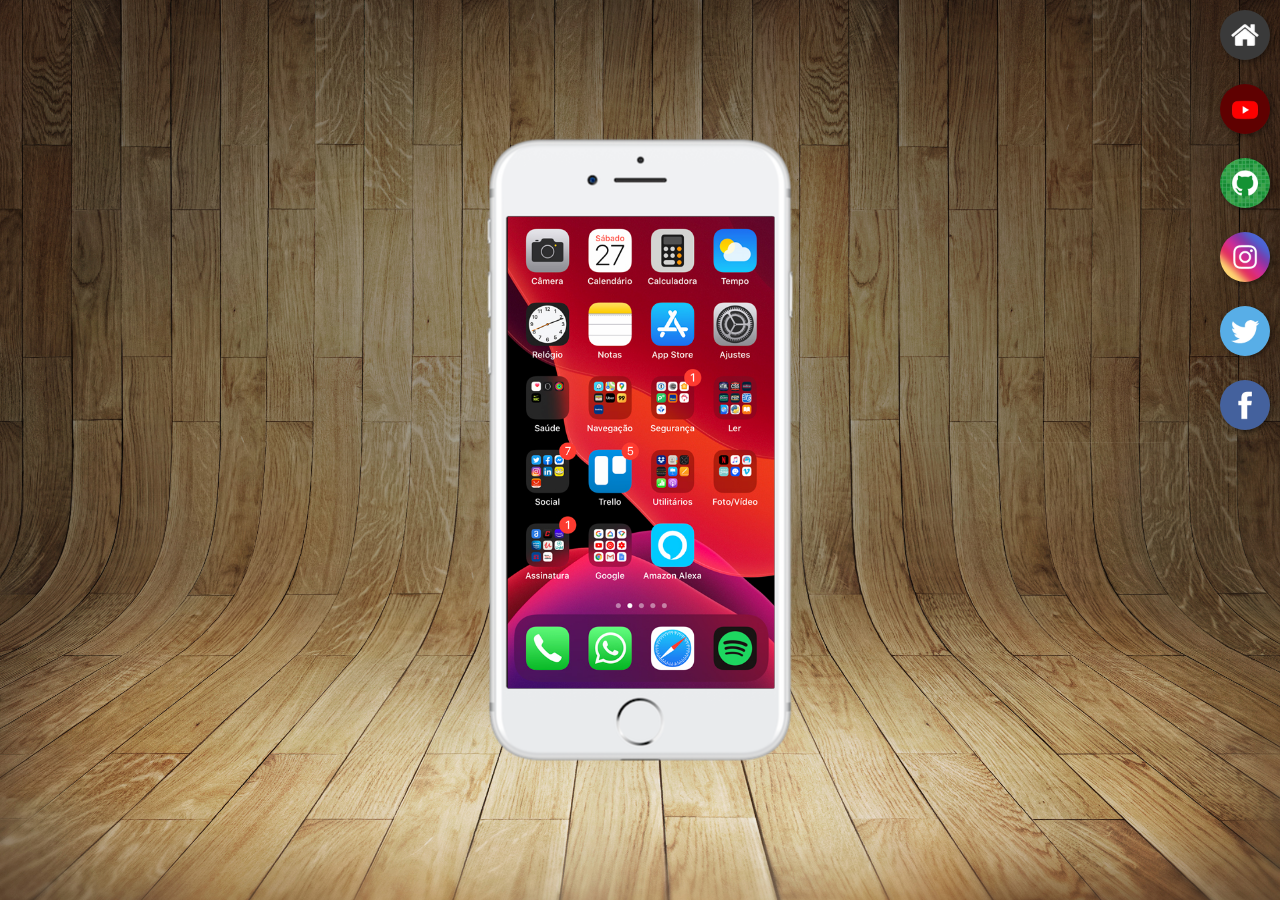
<file: index.html>
<!DOCTYPE html>
<html lang="pt-br">
<head>
    <meta charset="UTF-8">
    <meta name="viewport" content="width=device-width, initial-scale=1.0">
    <link rel="shortcut icon" href="favicon.ico" type="image/x-icon">
    <link rel="stylesheet" href="estilos/style.css">
    <title>Projeto Redes Sociais</title>
</head>
<body>
    <main>
        <section id="telefone">
            <iframe src="home.html" name="tela" id="tela" frameborder="0"></iframe>
        </section>
        <section id="redes-sociais">
            <a href="home.html" target="tela"><img src="imagens/logo-home.jpg" alt="home"></a><br>
            <a href="youtube.html" target="tela"><img src="imagens/logo-youtube.jpg" alt="youtube"></a><br>
            <a href="github.html" target="tela"><img src="imagens/logo-github.jpg" alt="github"></a><br>
            <a href="instagram.html" target="tela"><img src="imagens/logo-instagram.jpg" alt="instagram"></a><br>
            <a href="x.html" target="tela"><img src="imagens/logo-twitter.jpg" alt="twitter"></a><br>
            <a href="facebook.html" target="tela"><img src="imagens/logo-facebook.jpg" alt="facebook"></a>
        </section>
    </main>
</body>
</html>
</file>
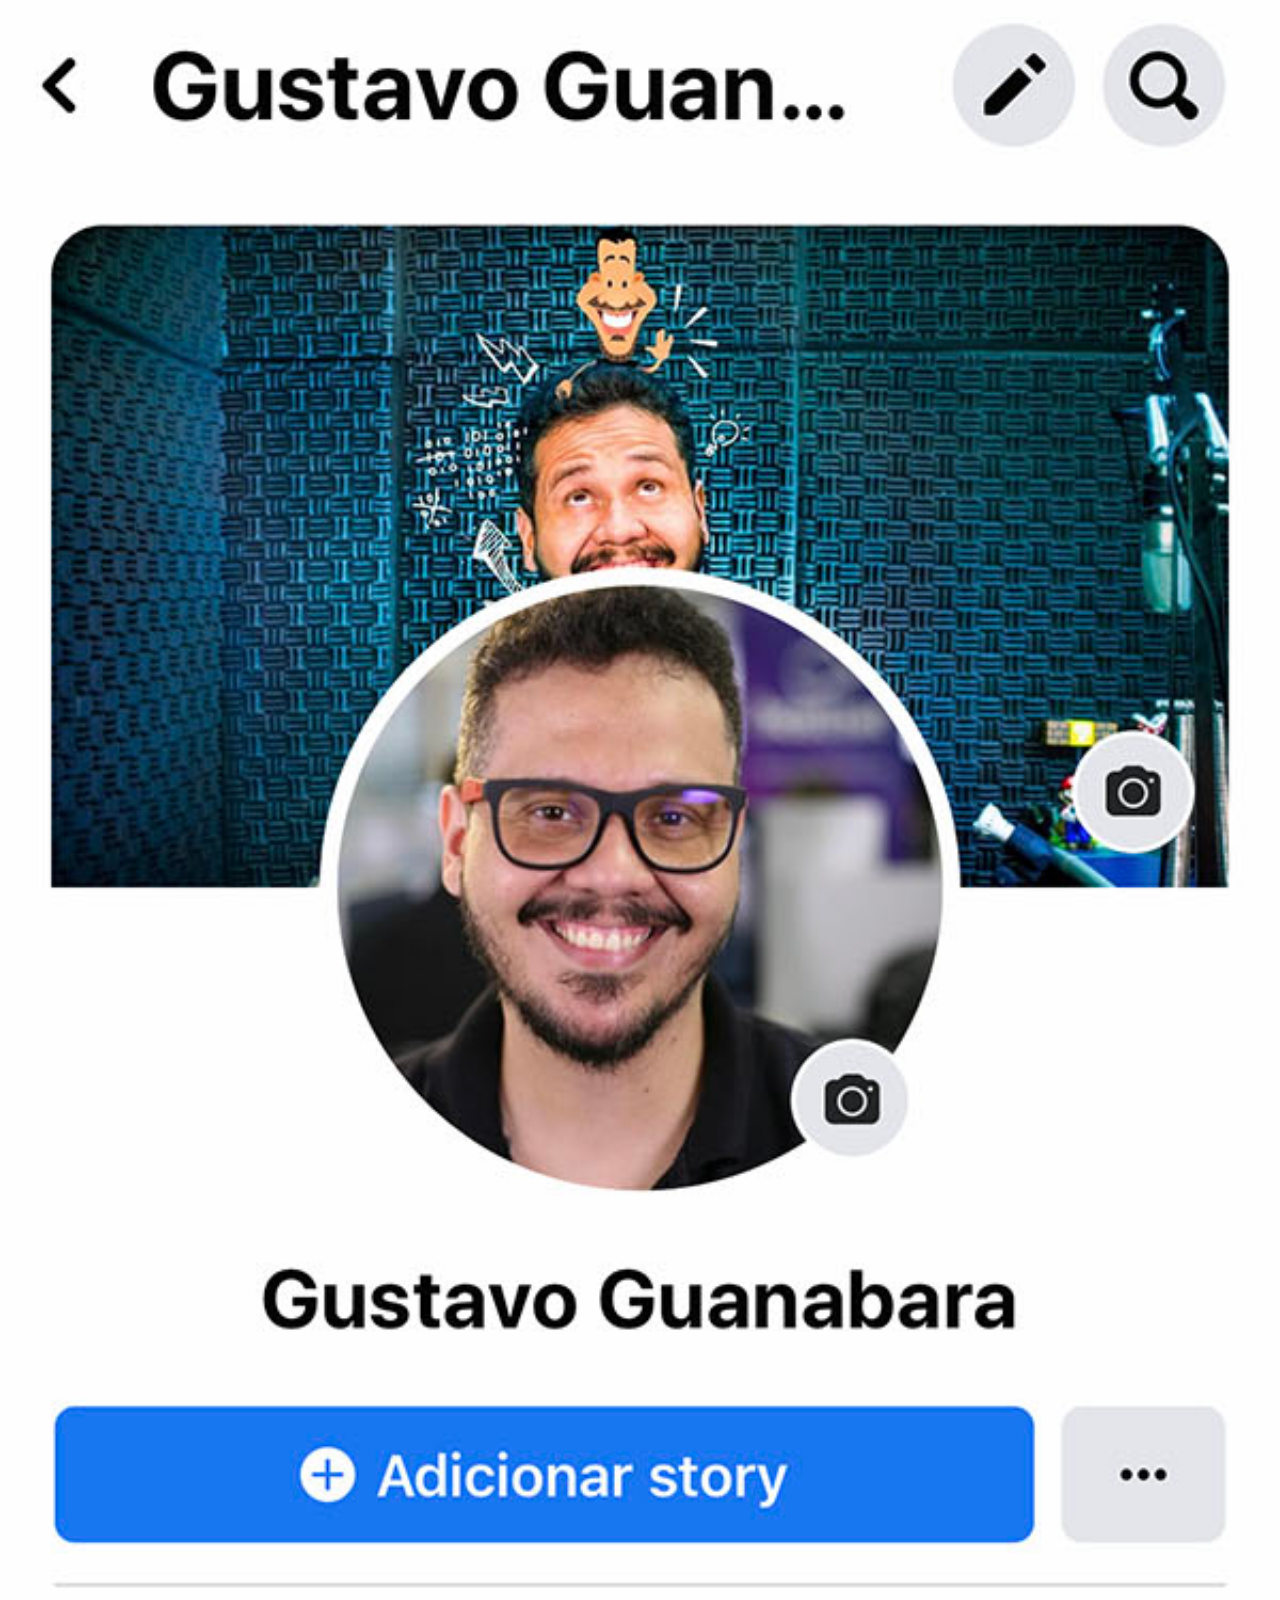
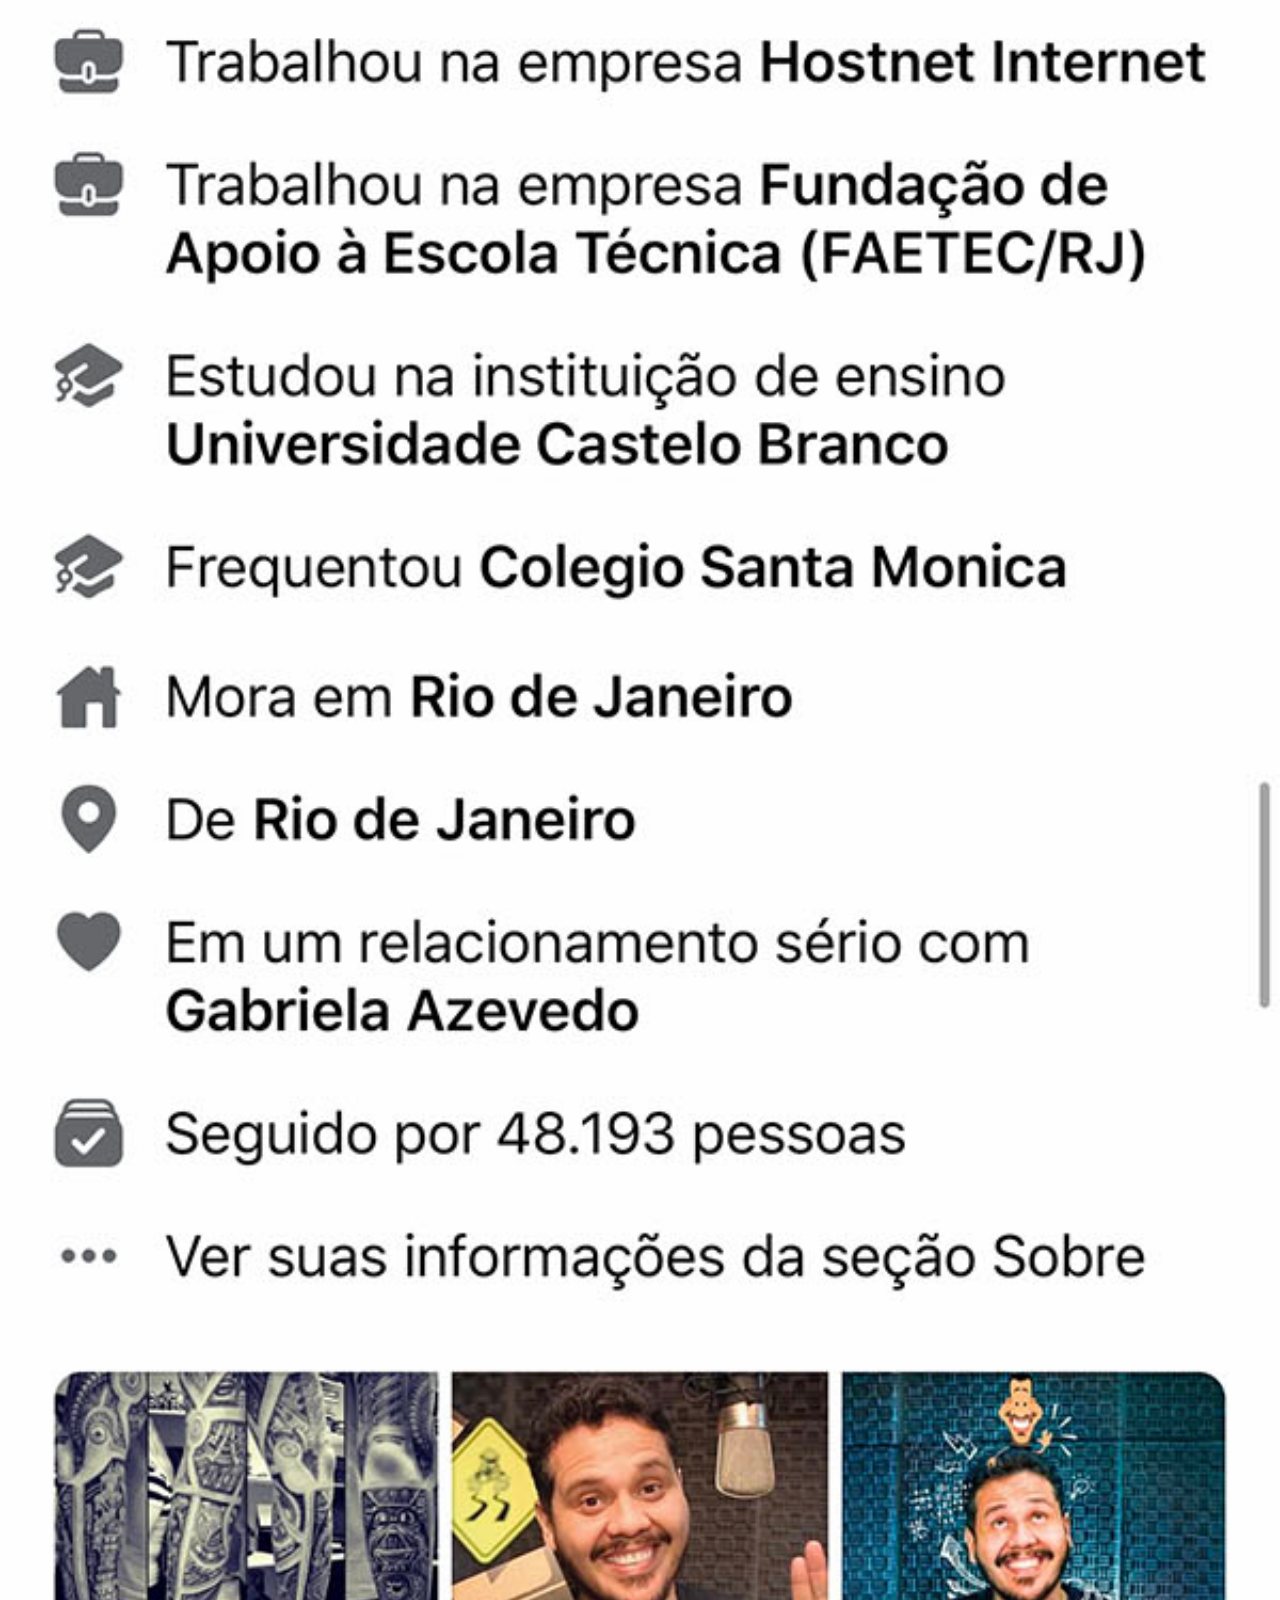
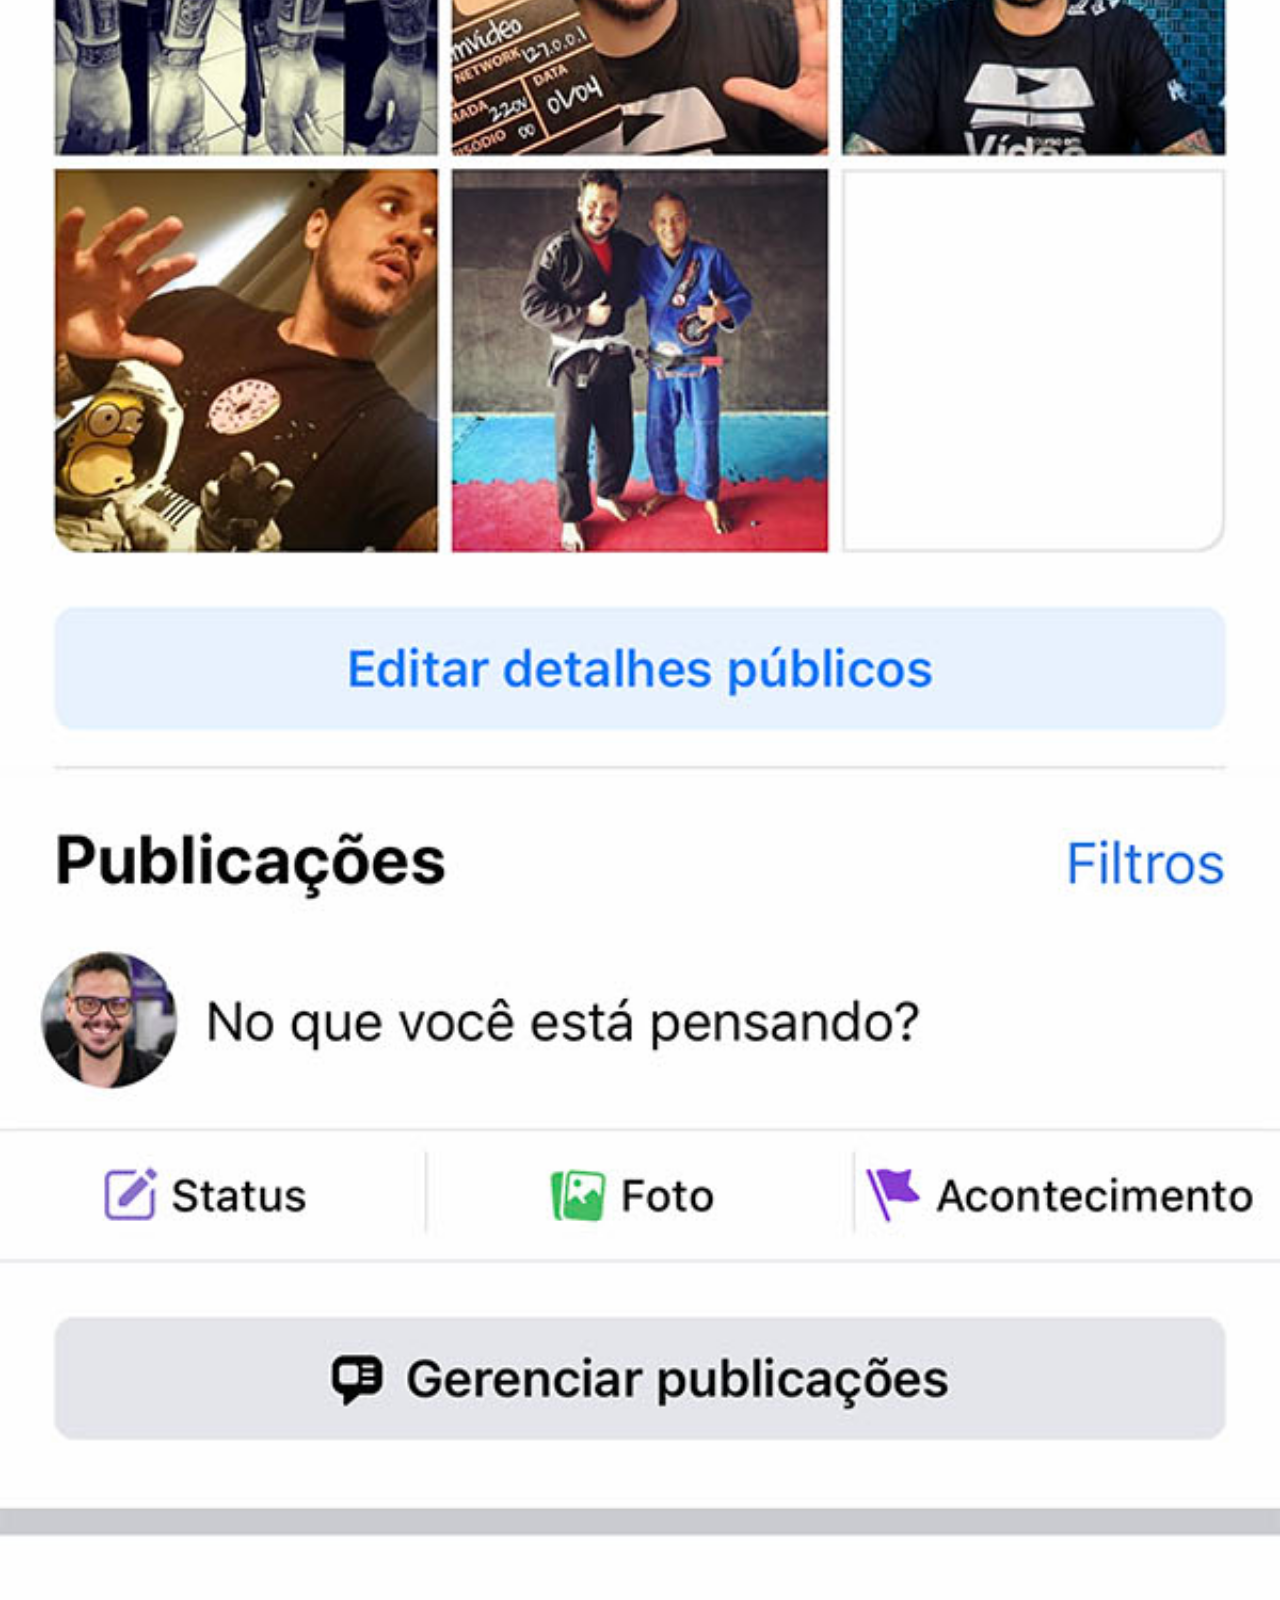
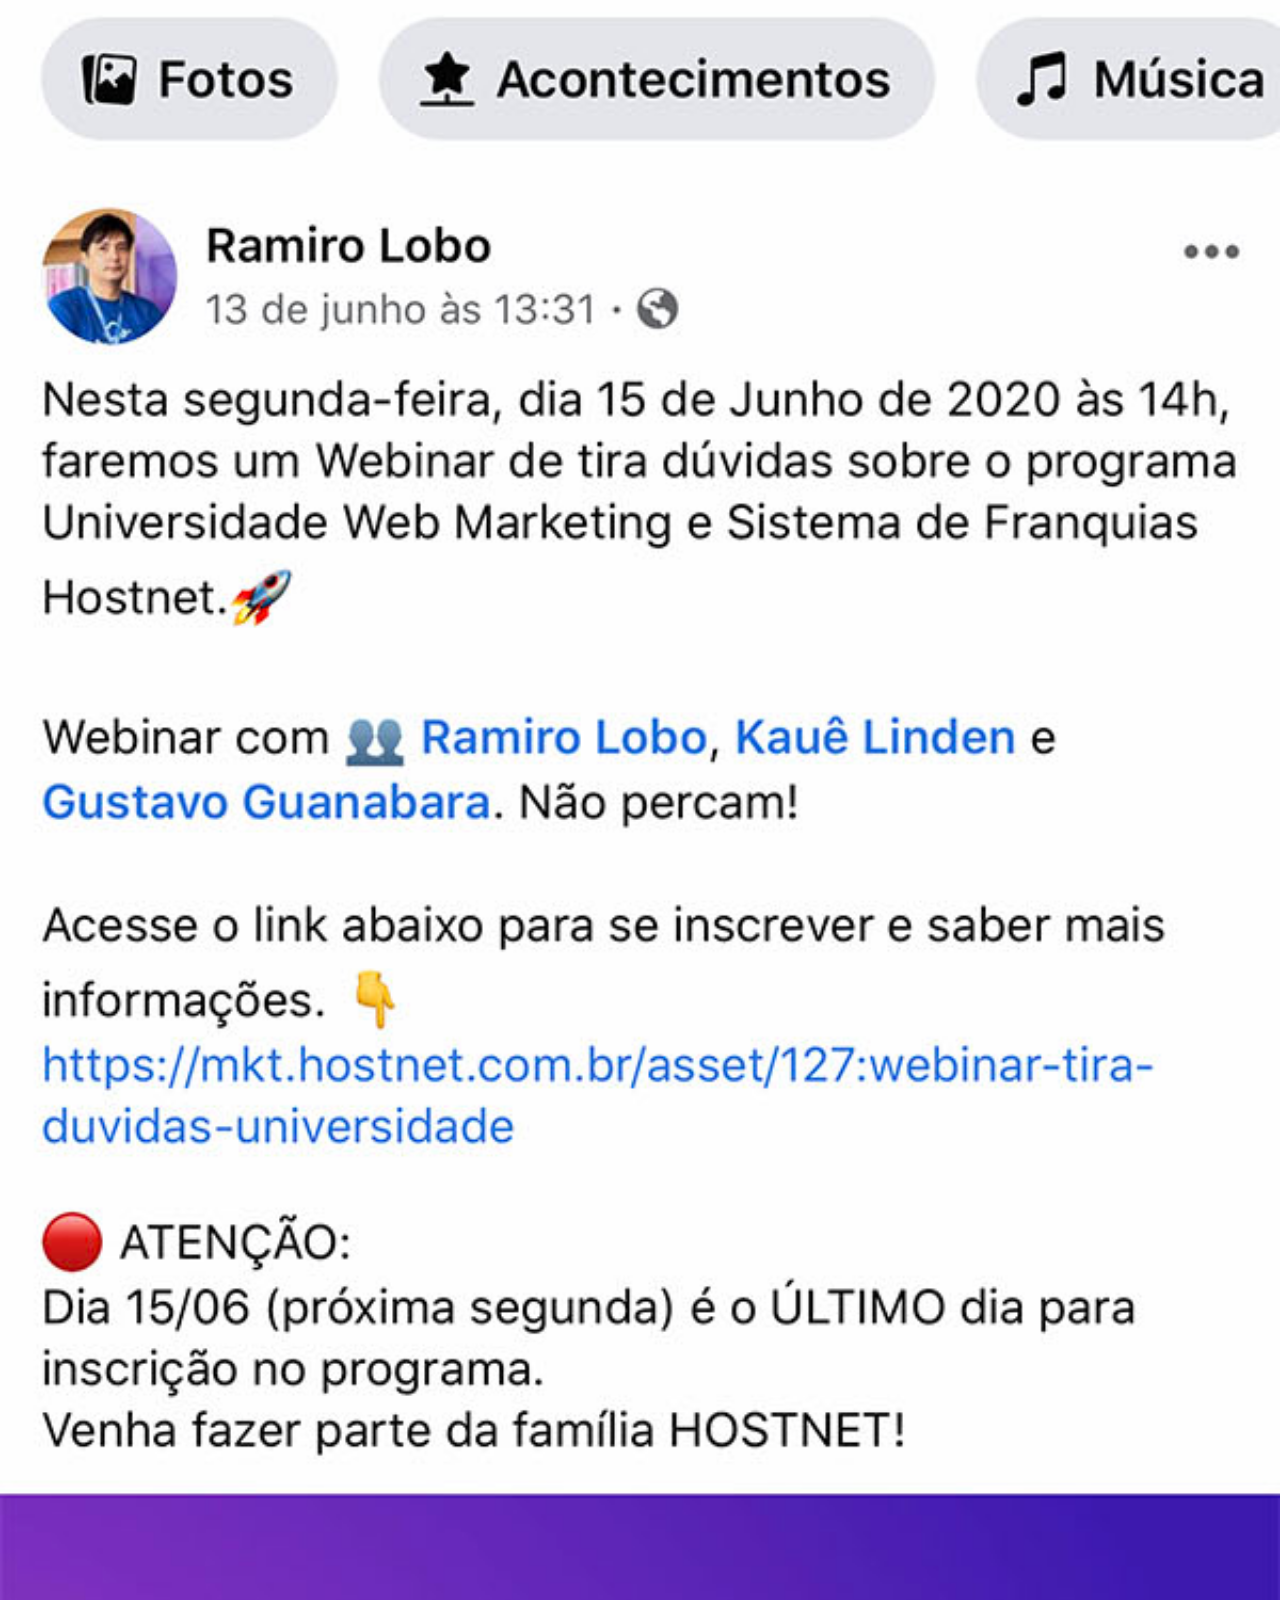
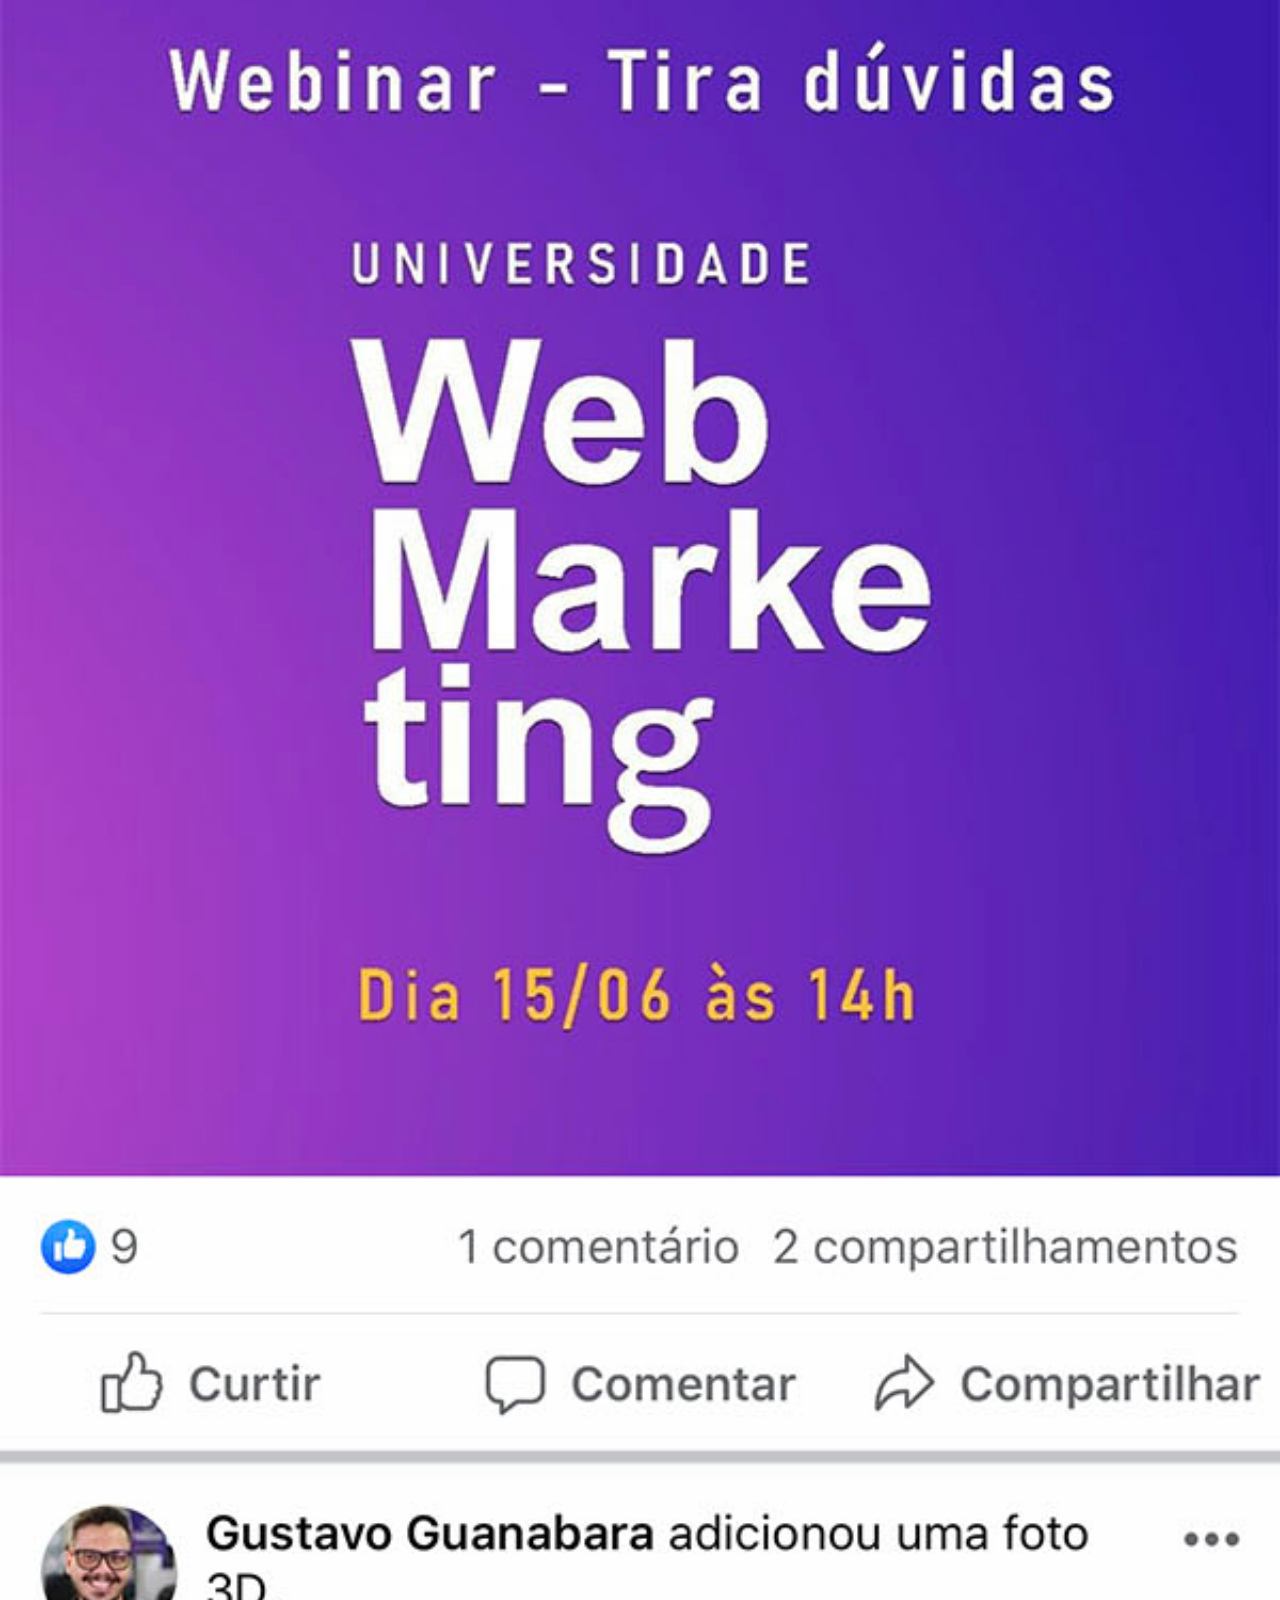
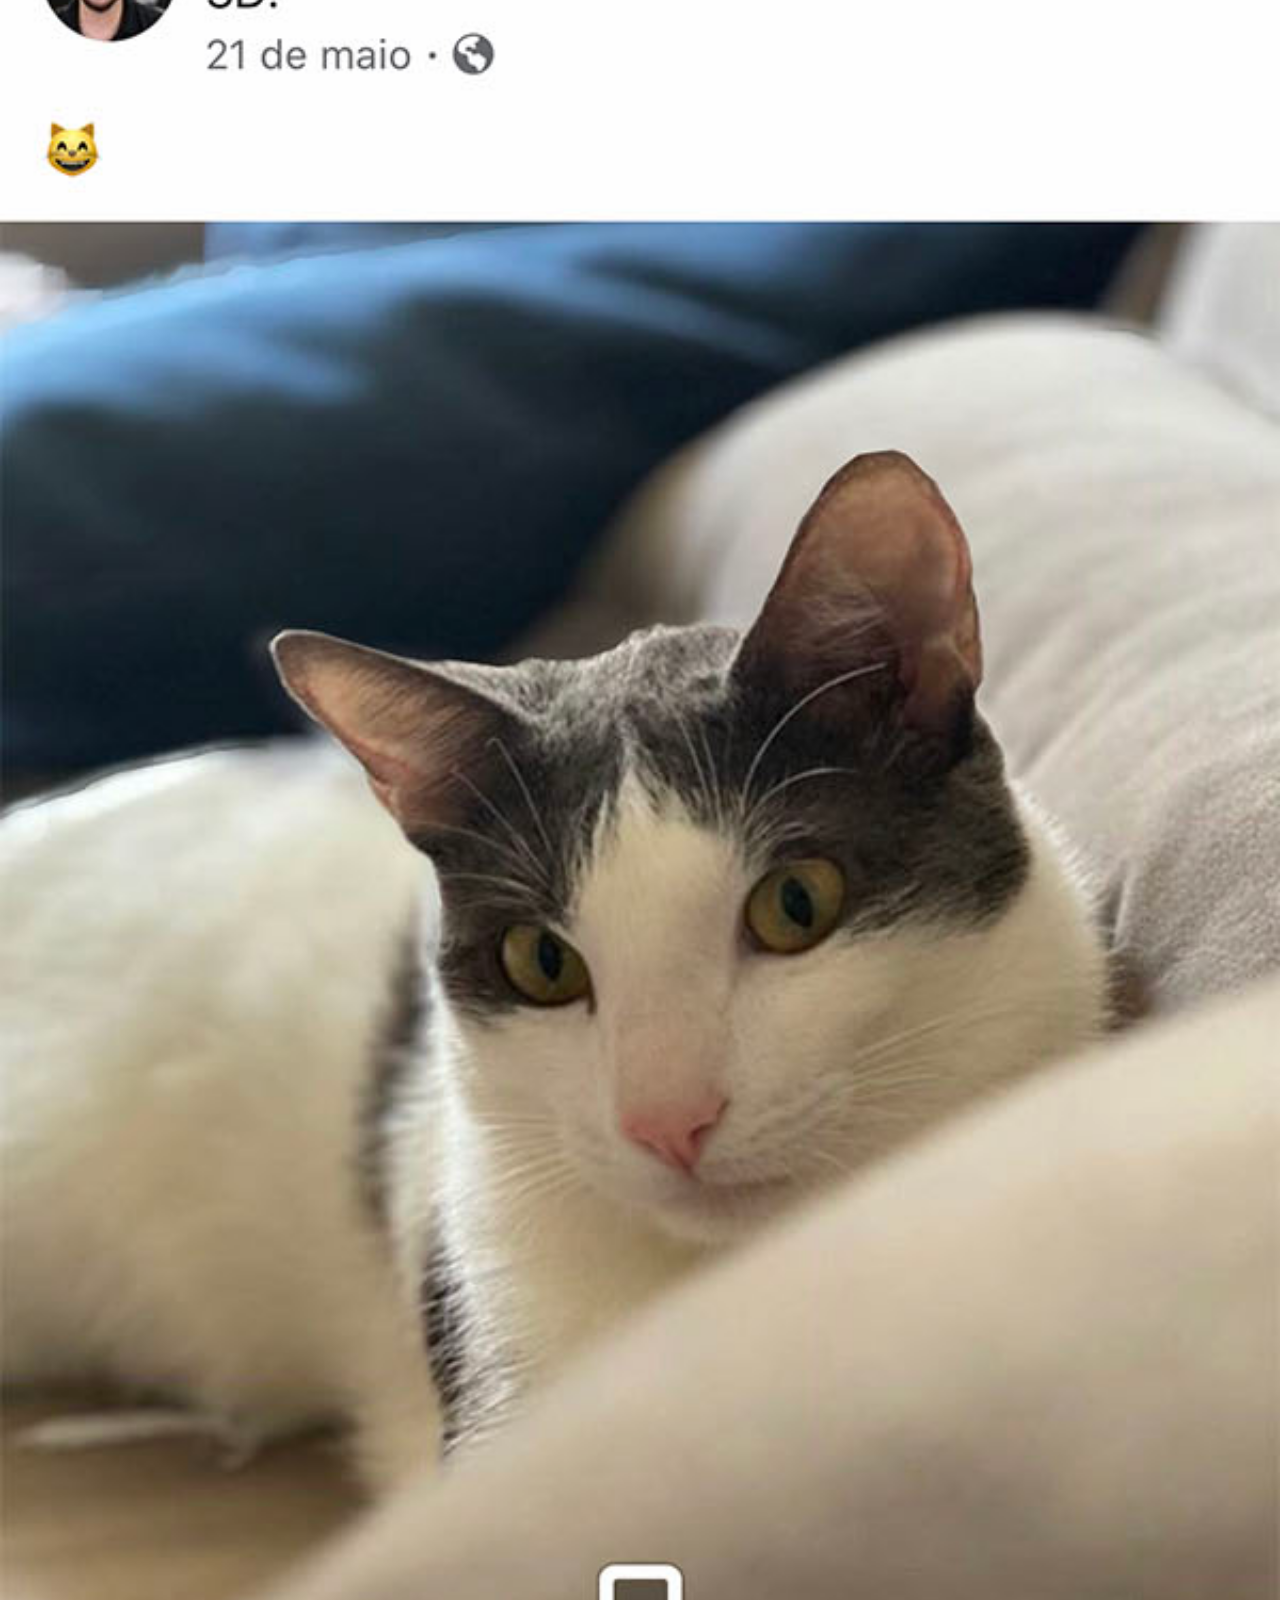
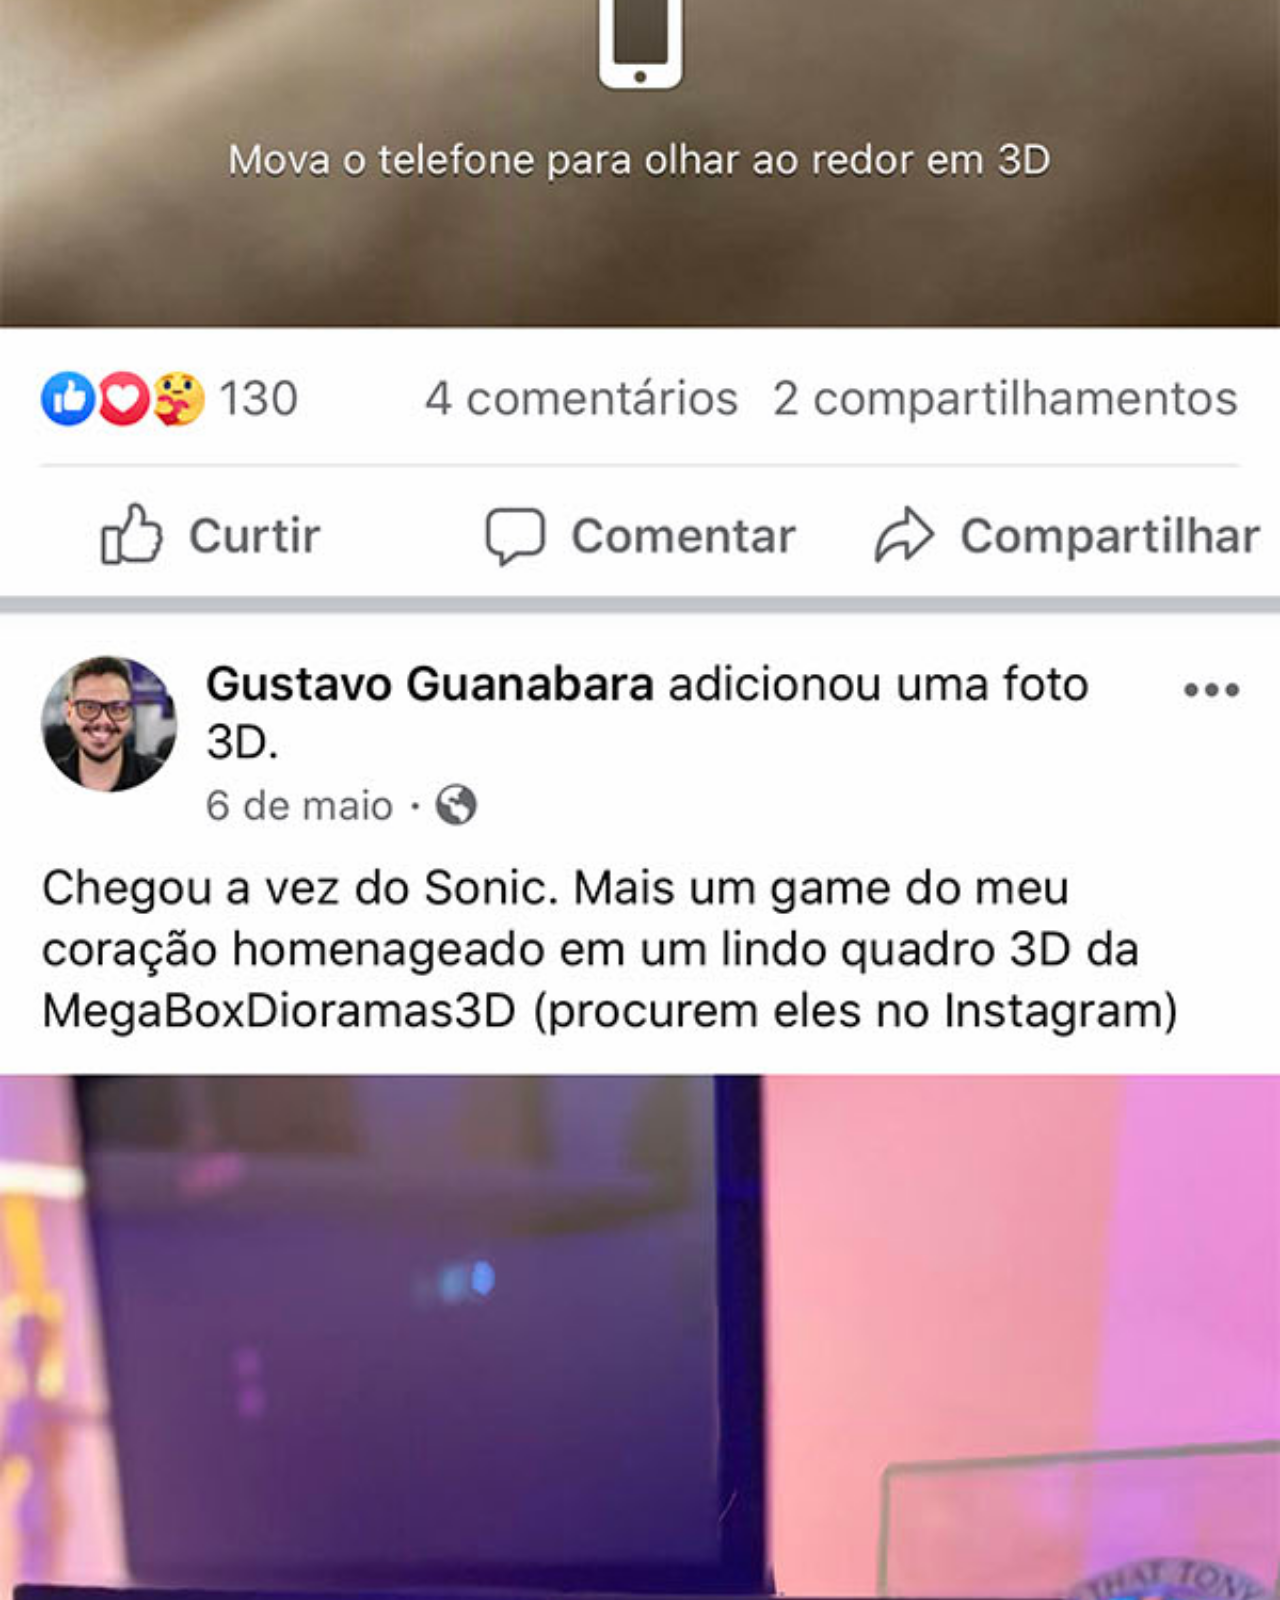
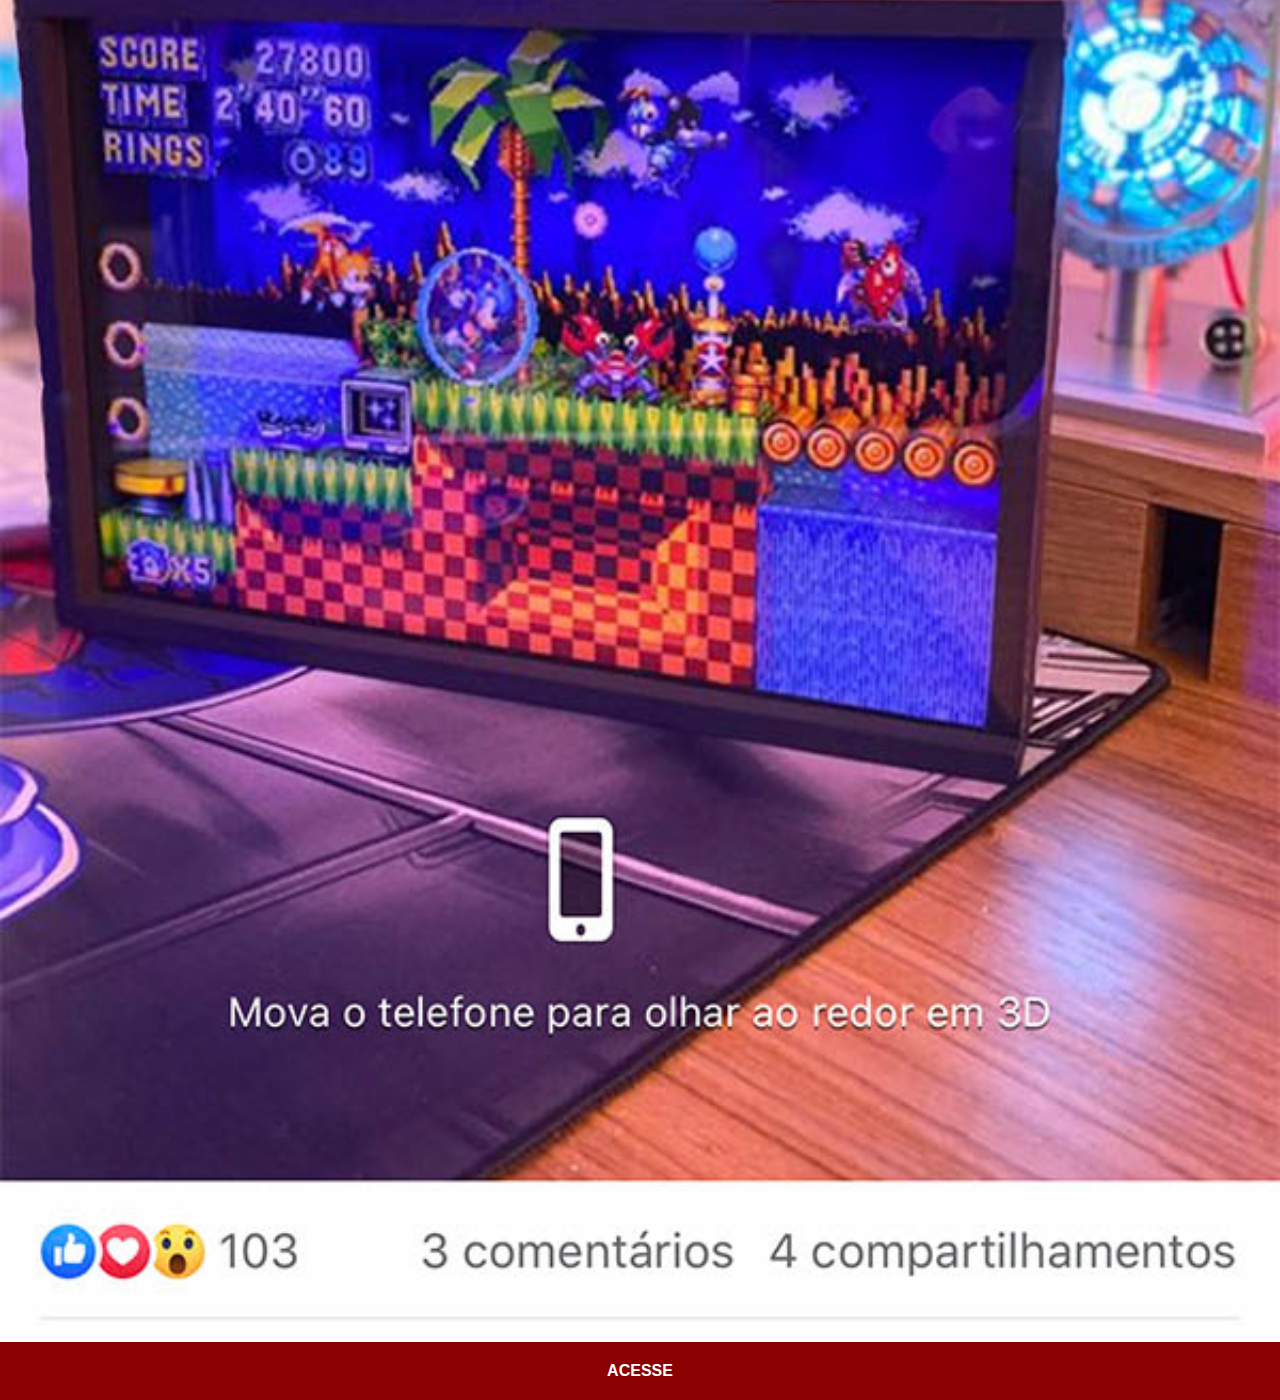
<file: facebook.html>
<!DOCTYPE html>
<html lang="pt-br">
<head>
    <meta charset="UTF-8">
    <meta name="viewport" content="width=device-width, initial-scale=1.0">
    <link rel="stylesheet" href="estilos/social.css">
    <title>facebook</title>
</head>
<body>
    <img src="imagens/tela-facebook.jpg" alt="facebook">
    <a href="https://facebook.com" target="_blank">ACESSE</a>
</body>
</html>
</file>
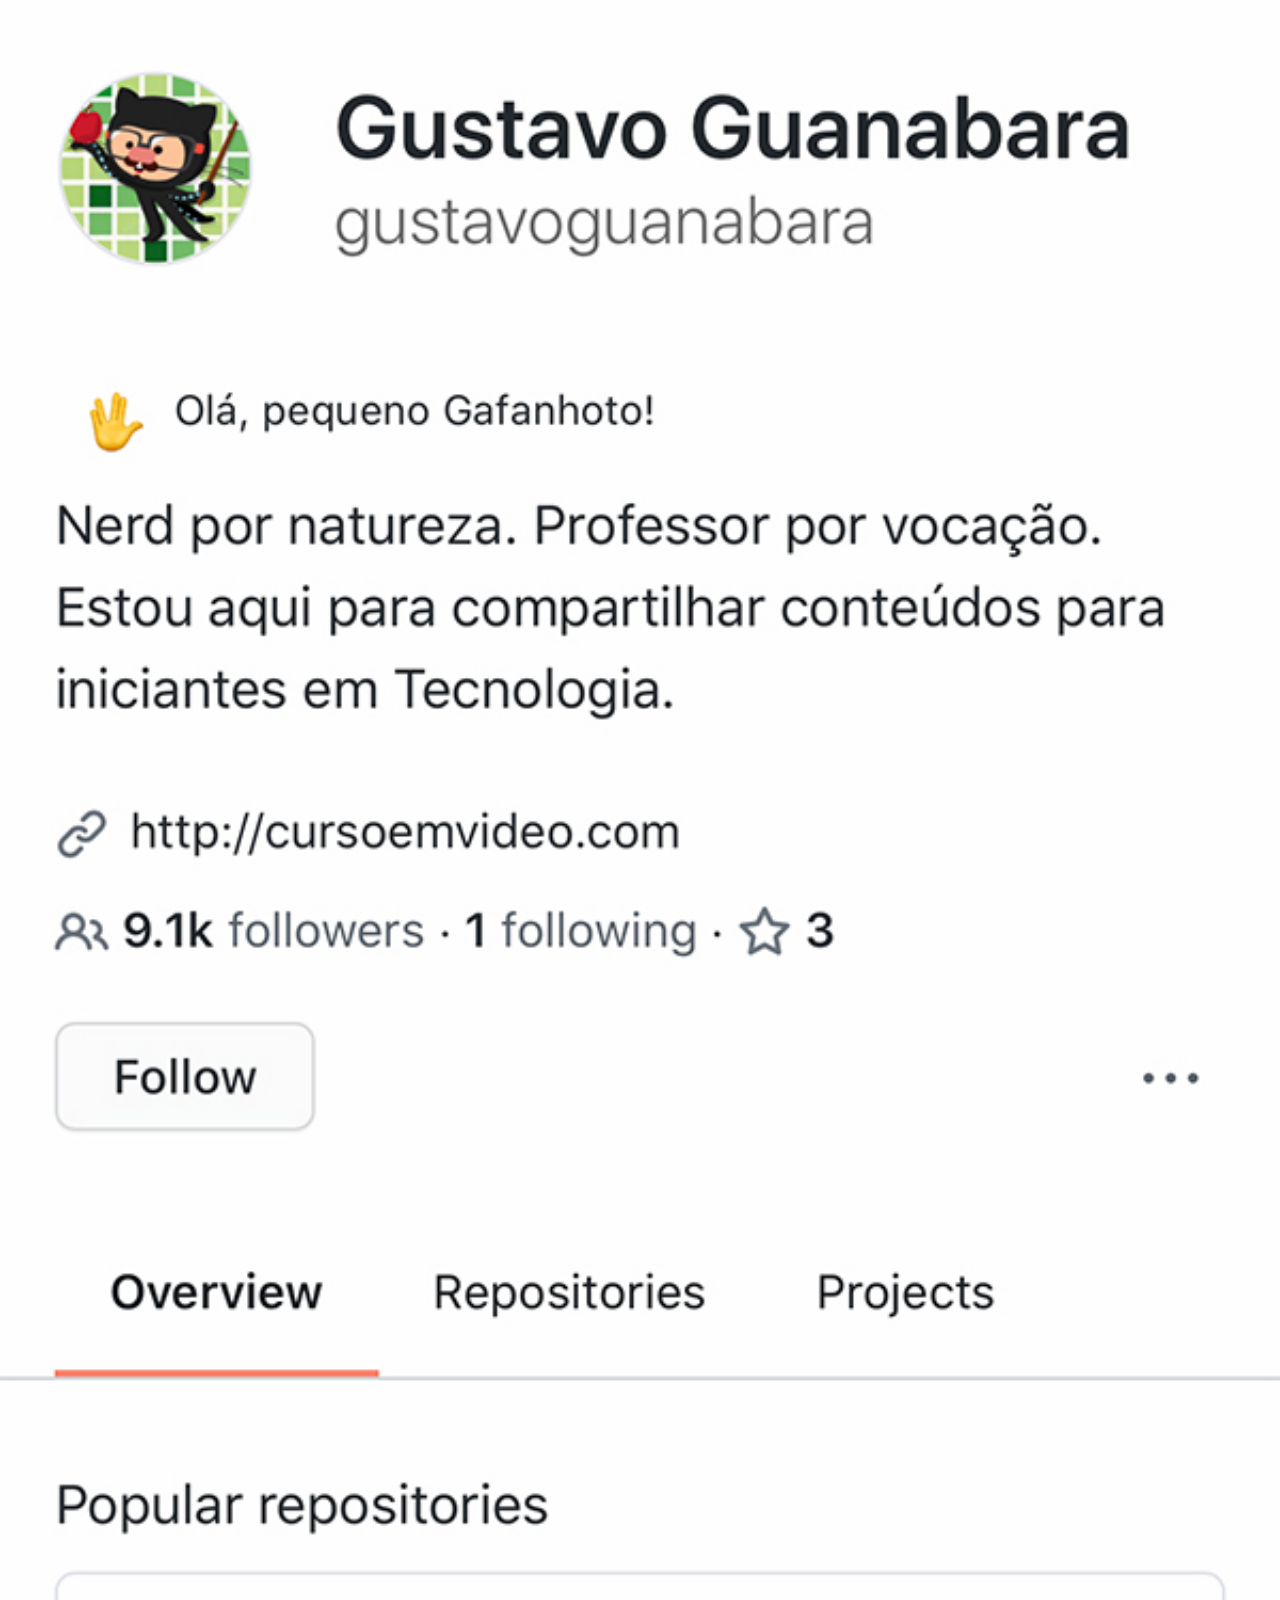
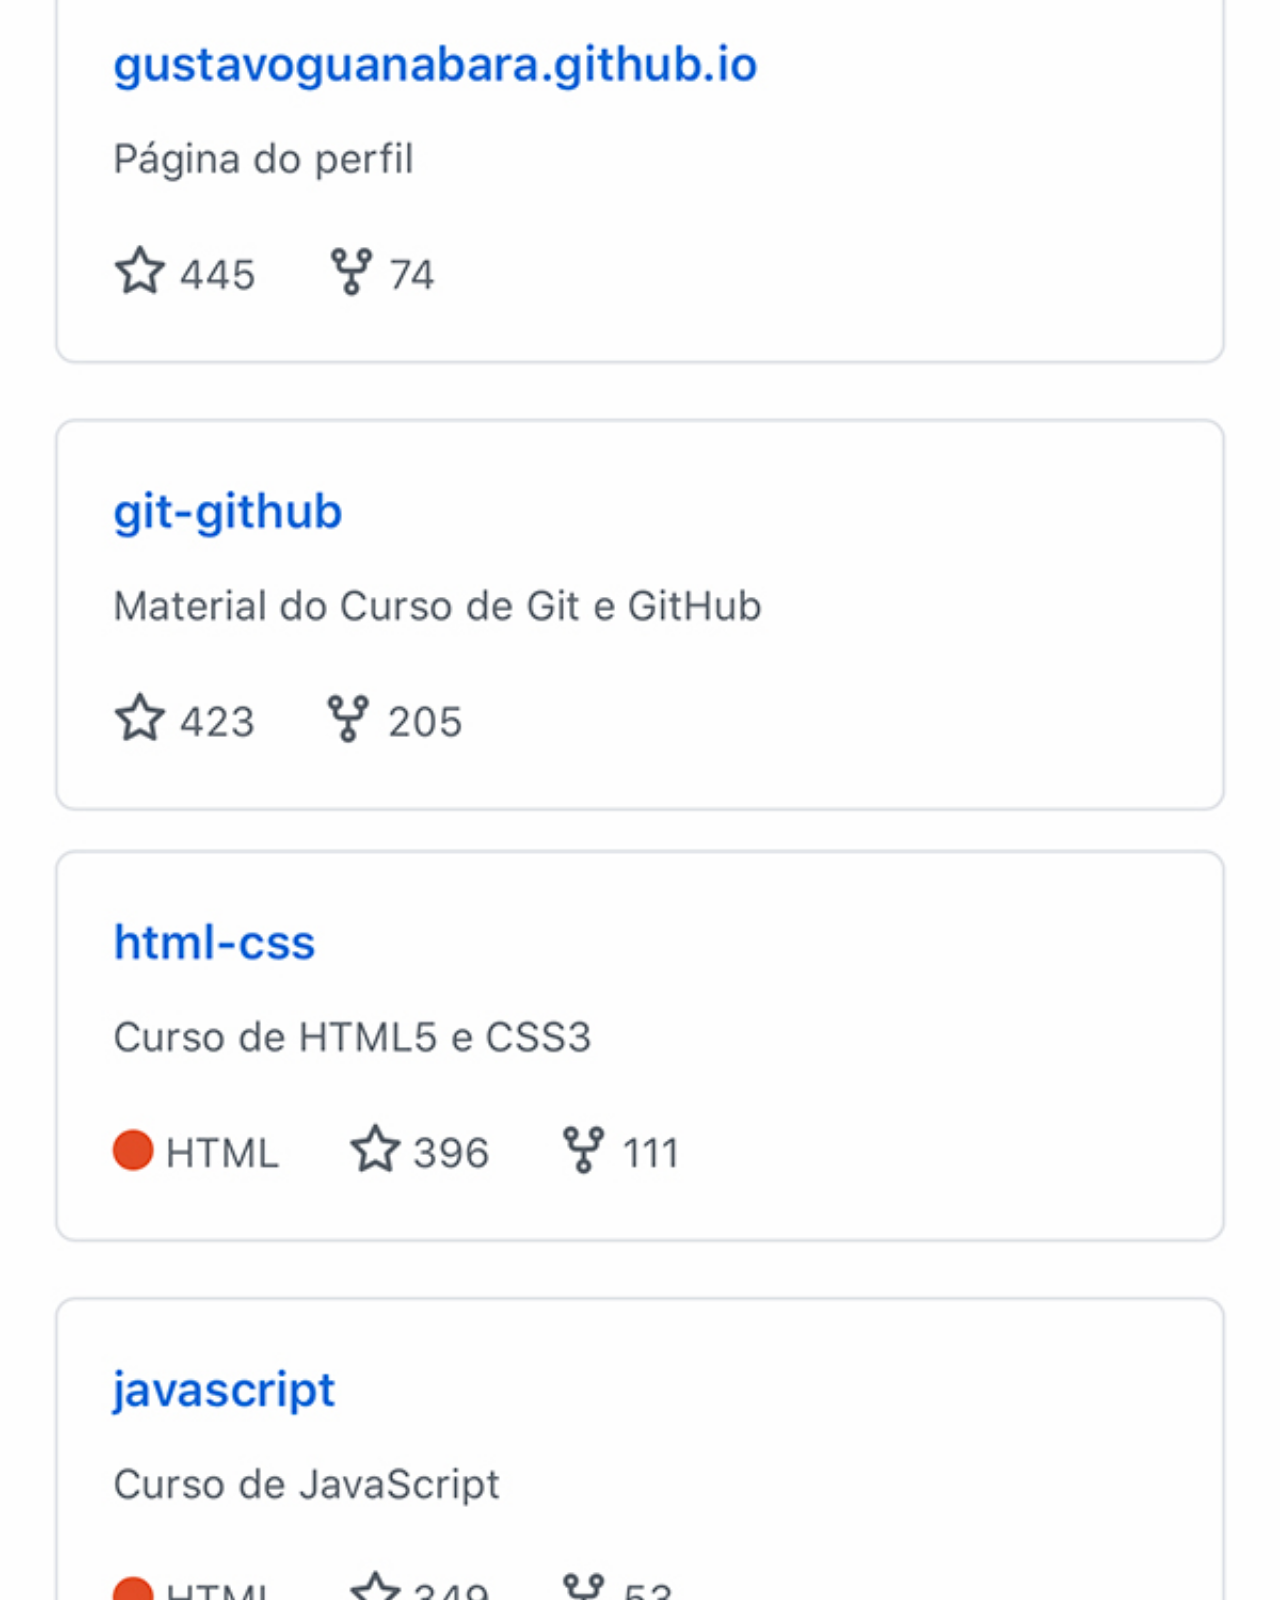
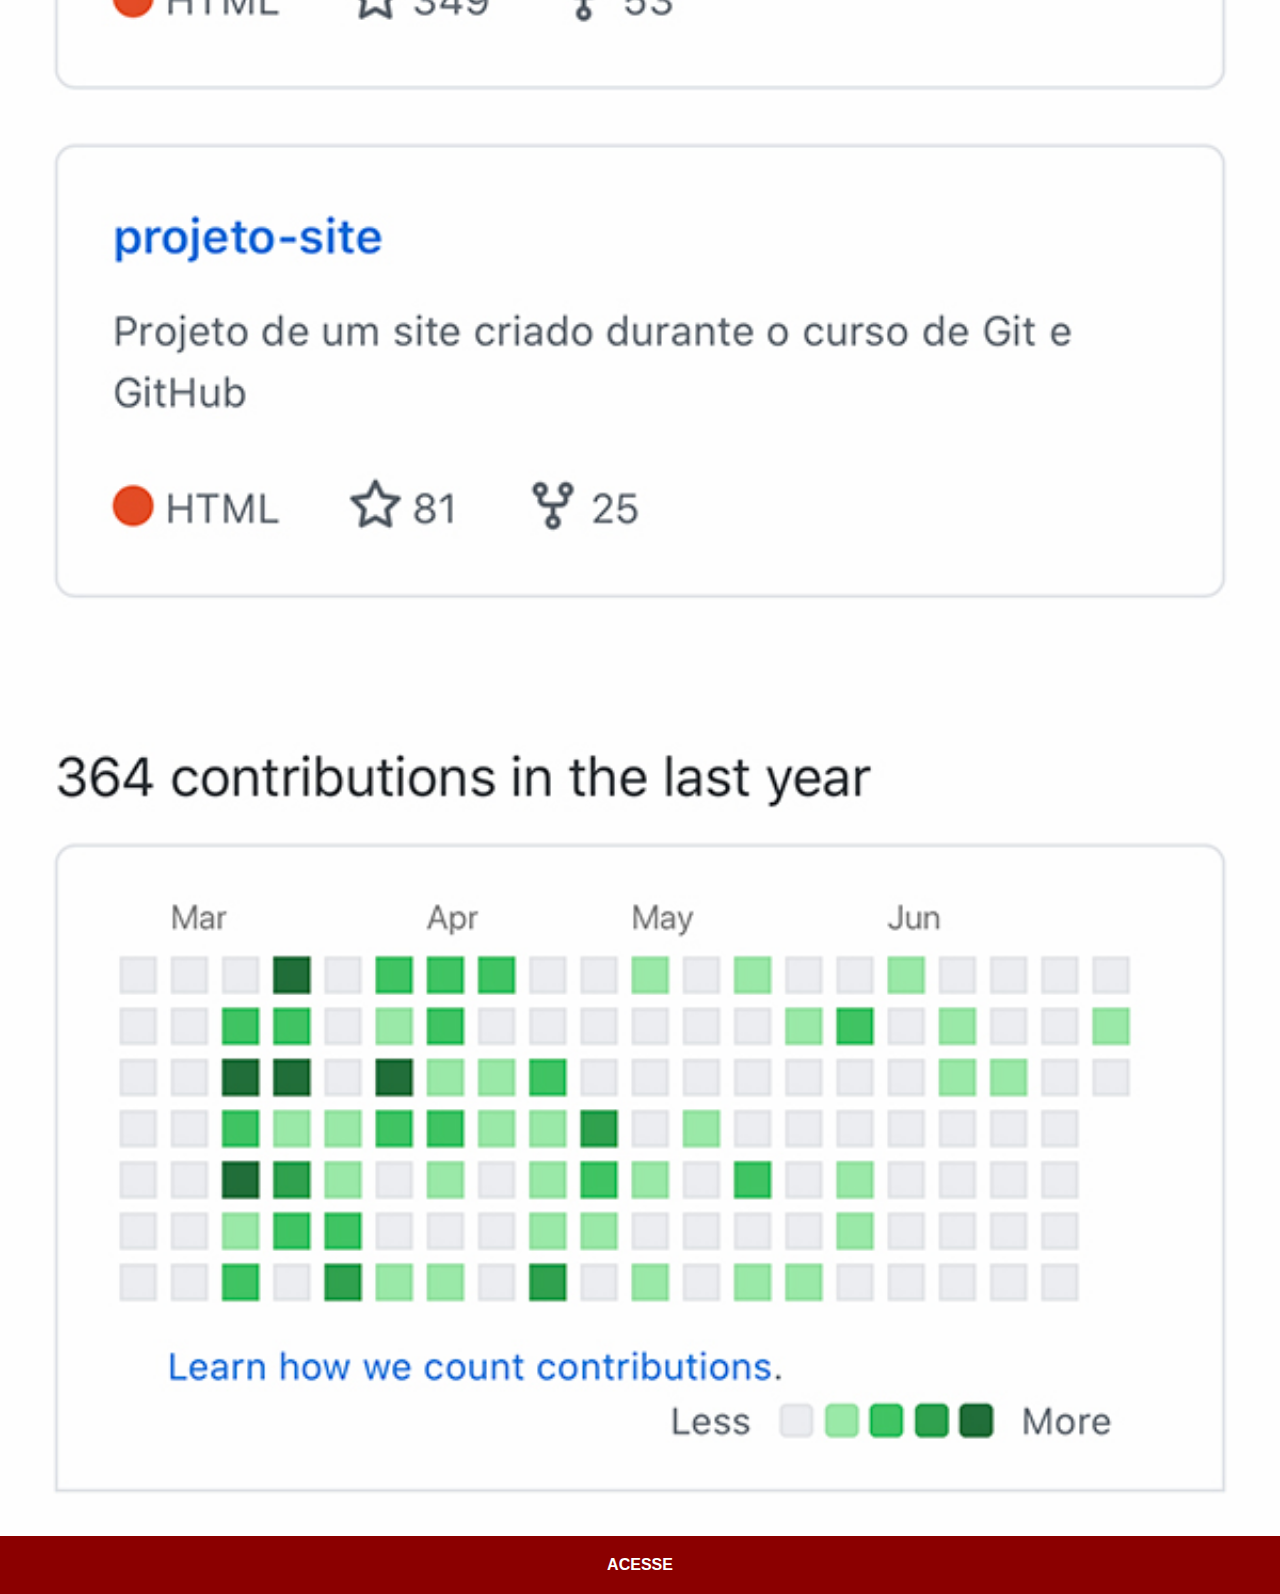
<file: github.html>
<!DOCTYPE html>
<html lang="pt-br">
<head>
    <meta charset="UTF-8">
    <meta name="viewport" content="width=device-width, initial-scale=1.0">
    <link rel="stylesheet" href="estilos/social.css">
    <title>GitHub</title>
</head>
<body>
    <img src="imagens/tela-github.jpg" alt="GitHub">
    <a href="https://github.com/gustavoguanabara" target="_blank">ACESSE</a>
</body>
</html>
</file>
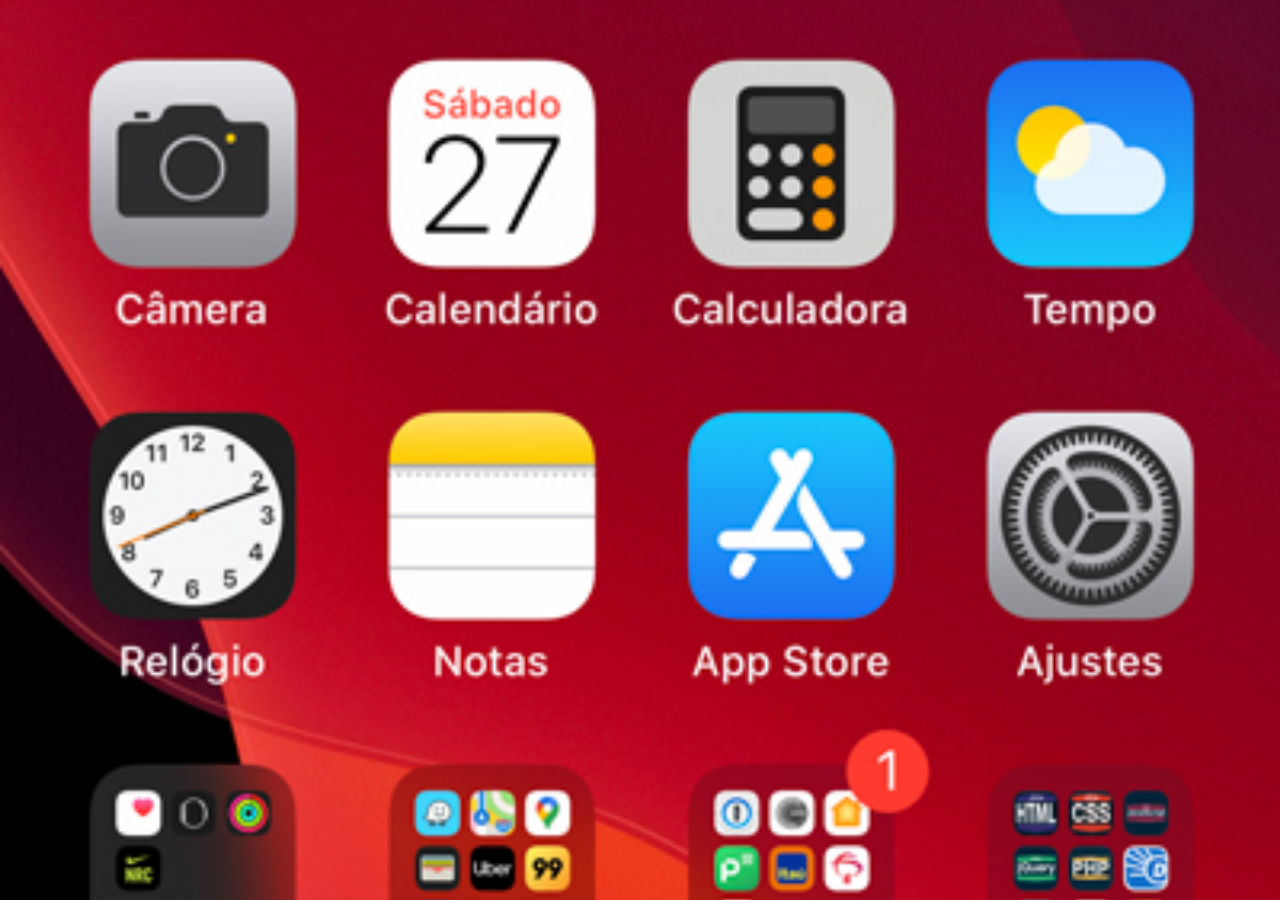
<file: home.html>
<!DOCTYPE html>
<html lang="pt-br">
<head>
    <meta charset="UTF-8">
    <meta name="viewport" content="width=device-width, initial-scale=1.0">
    <title>Home</title>

    <style>
        * {
            margin: 0px;
            padding: 0px;
        }
    
        body {
            width: 100vw;
            height: 100vh;
            background: black url('imagens/tela-home.jpg') no-repeat top center;
            background-size: cover;
        }
    </style>
</head>

<body>
    
</body>
</html>
</file>
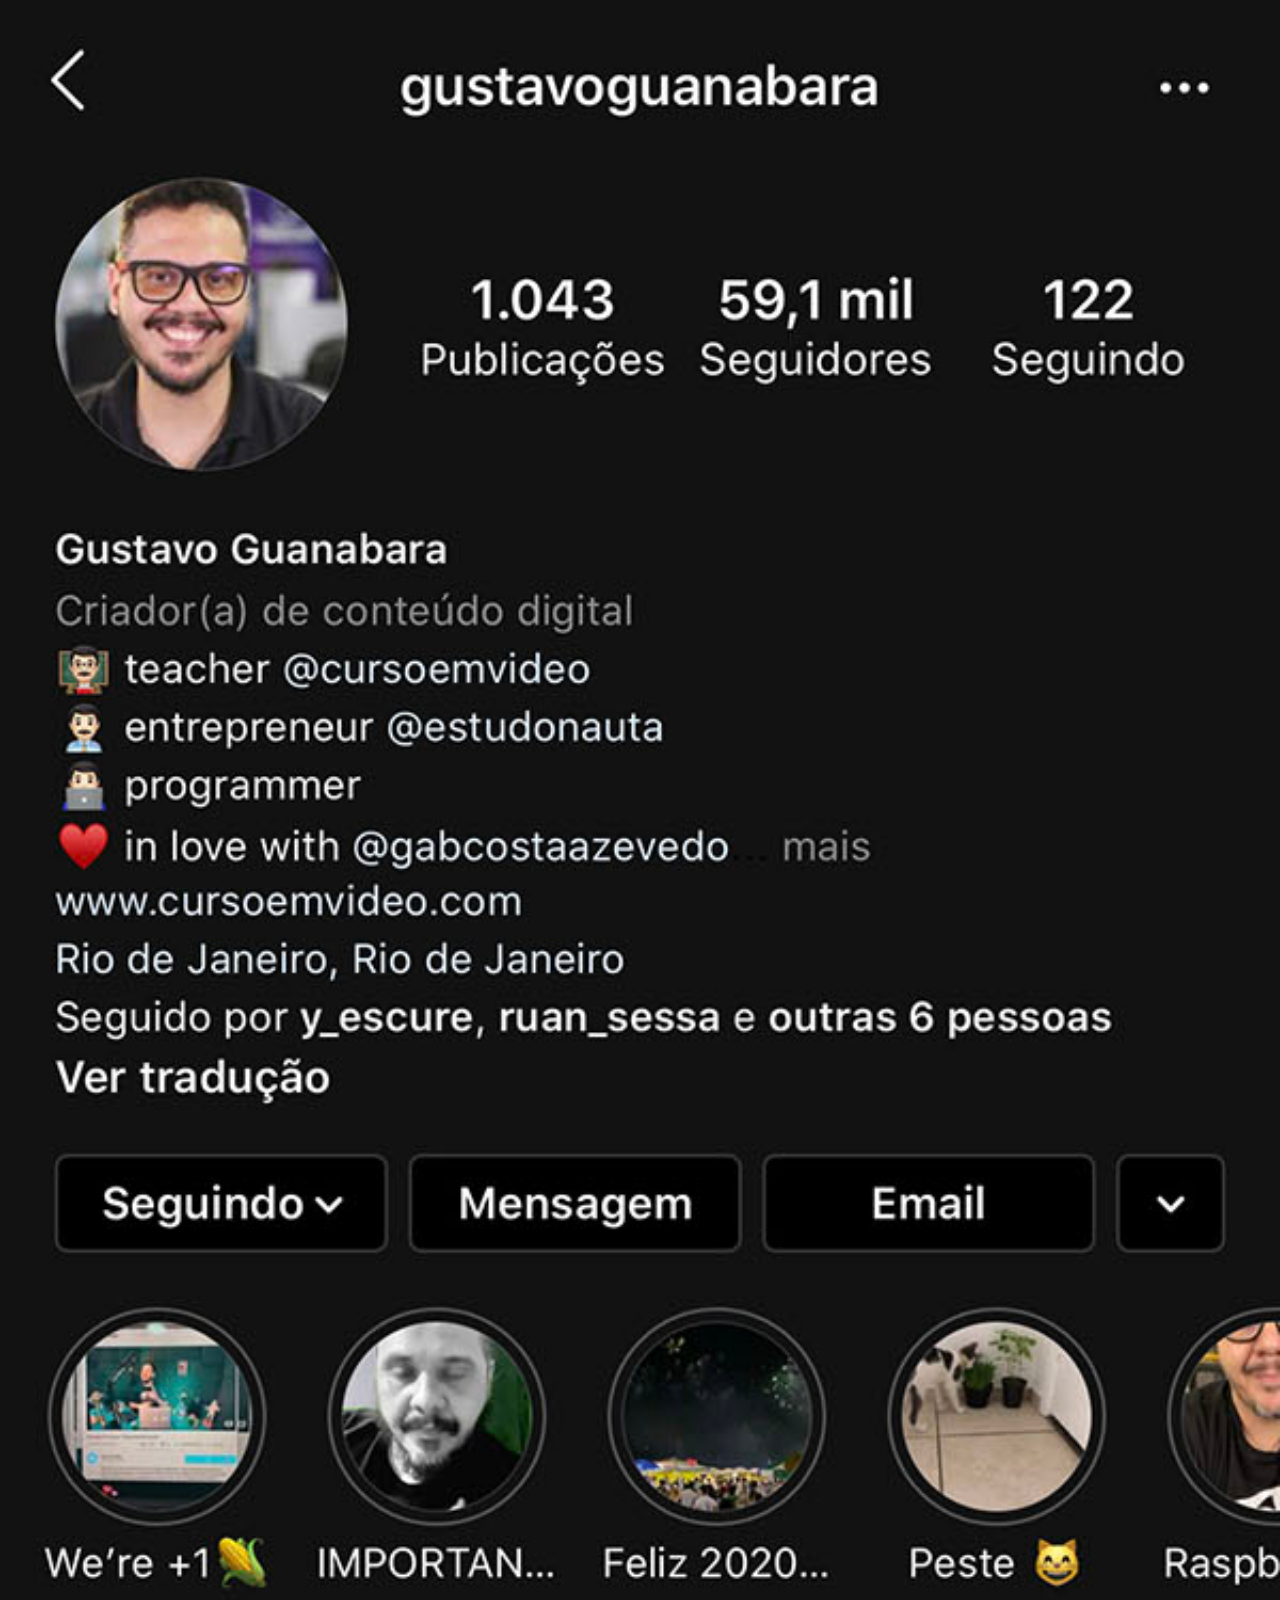
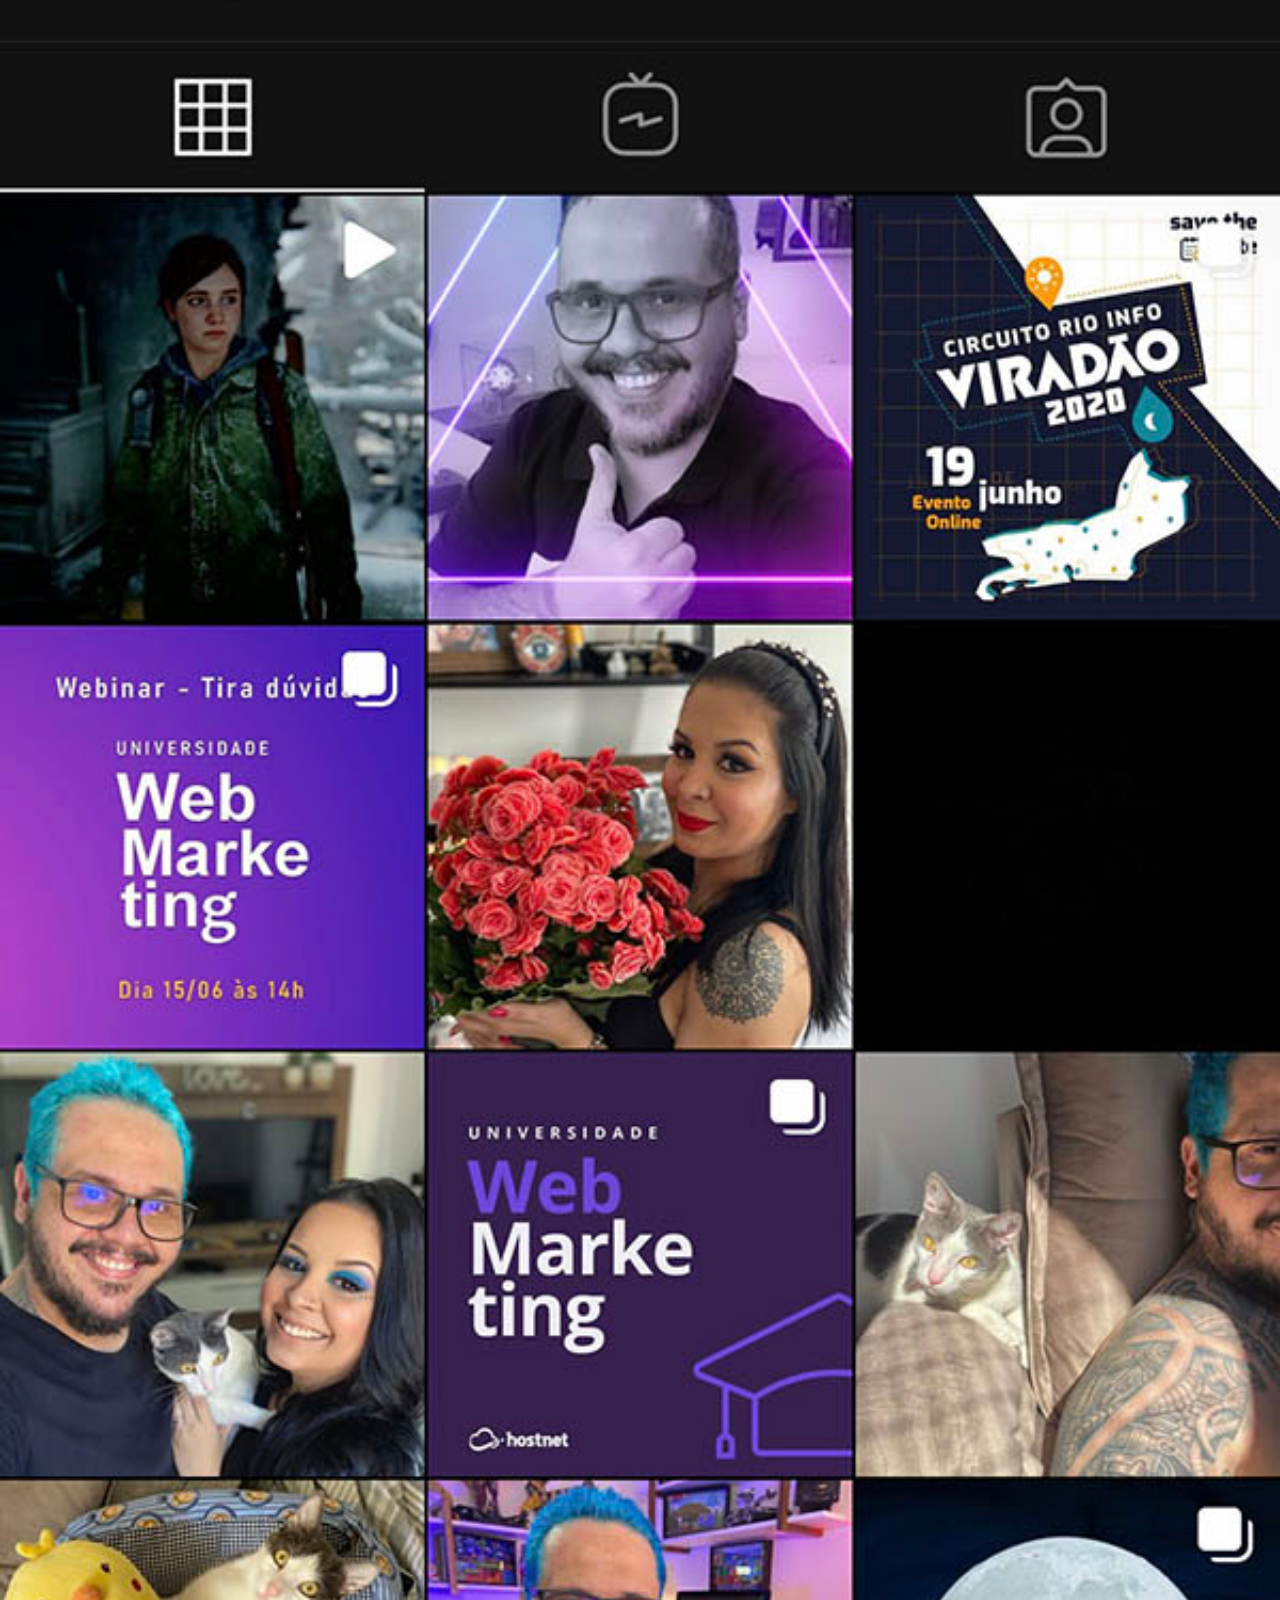
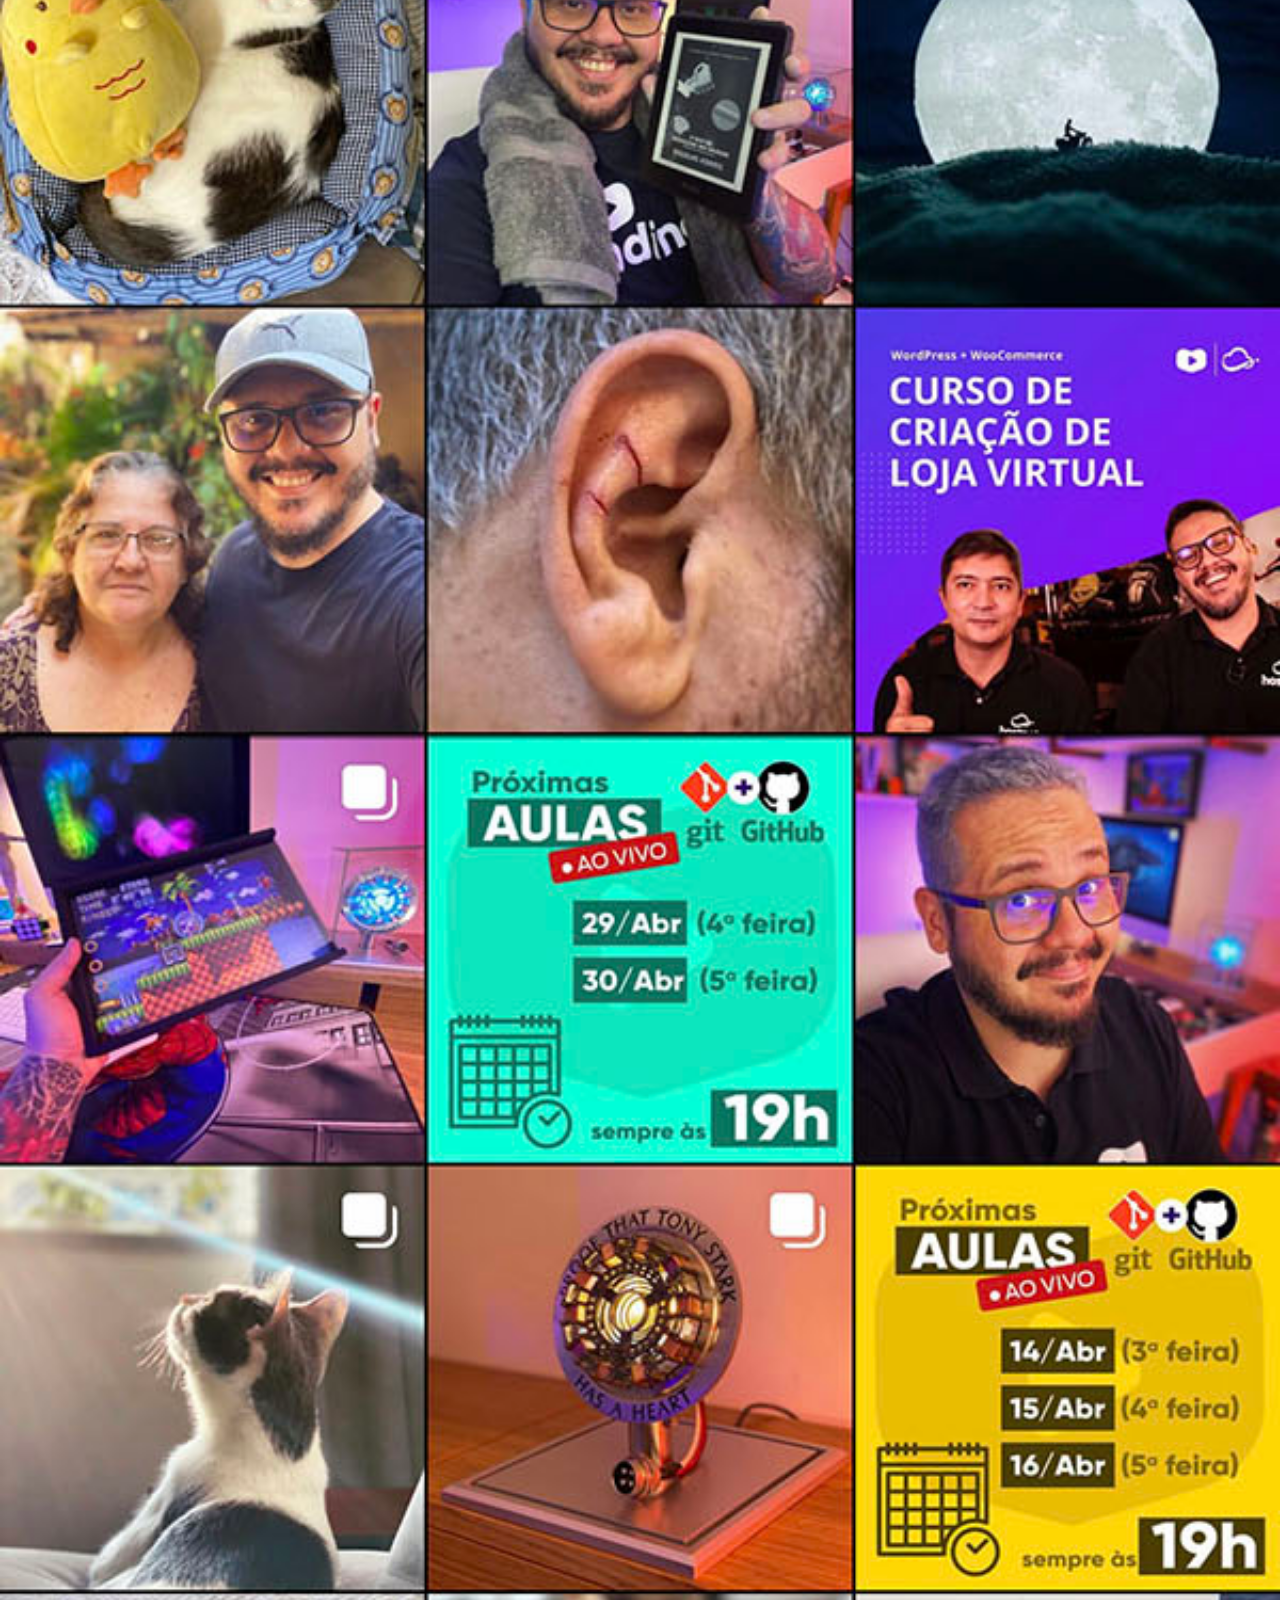
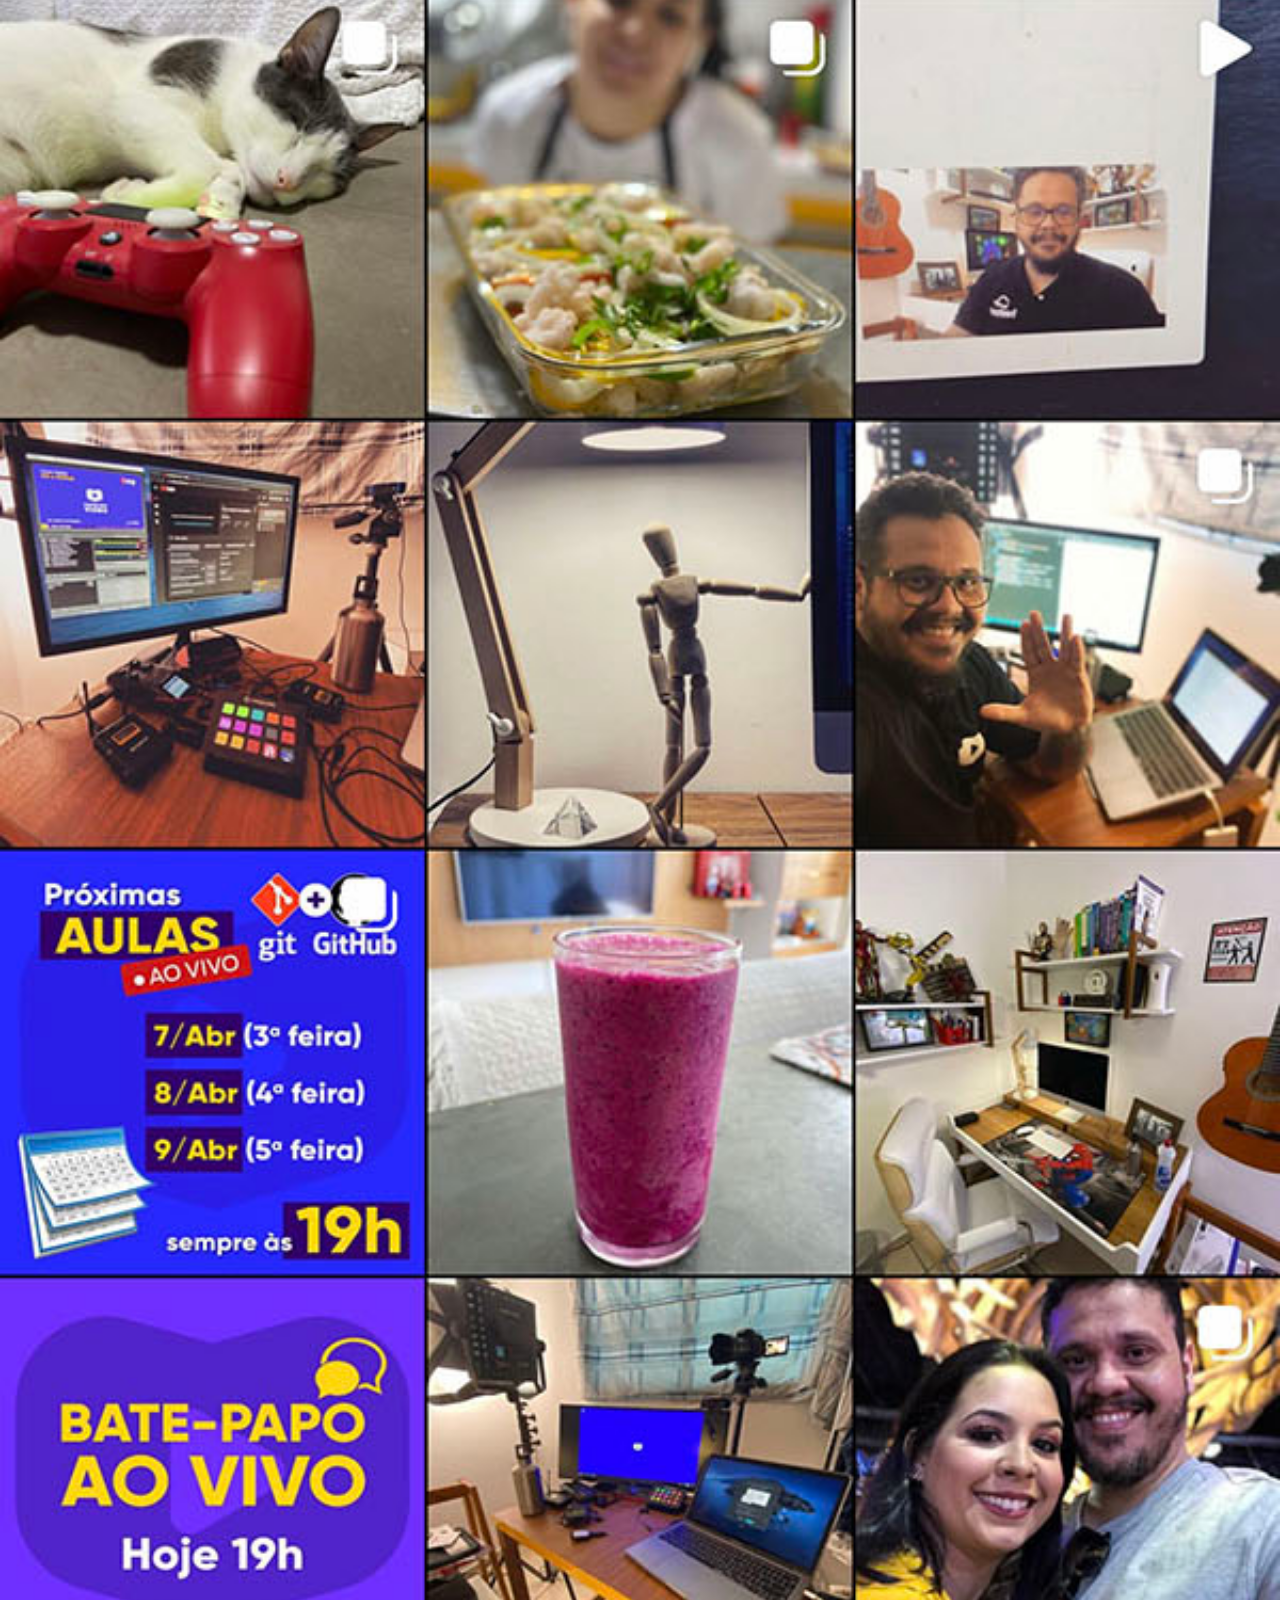
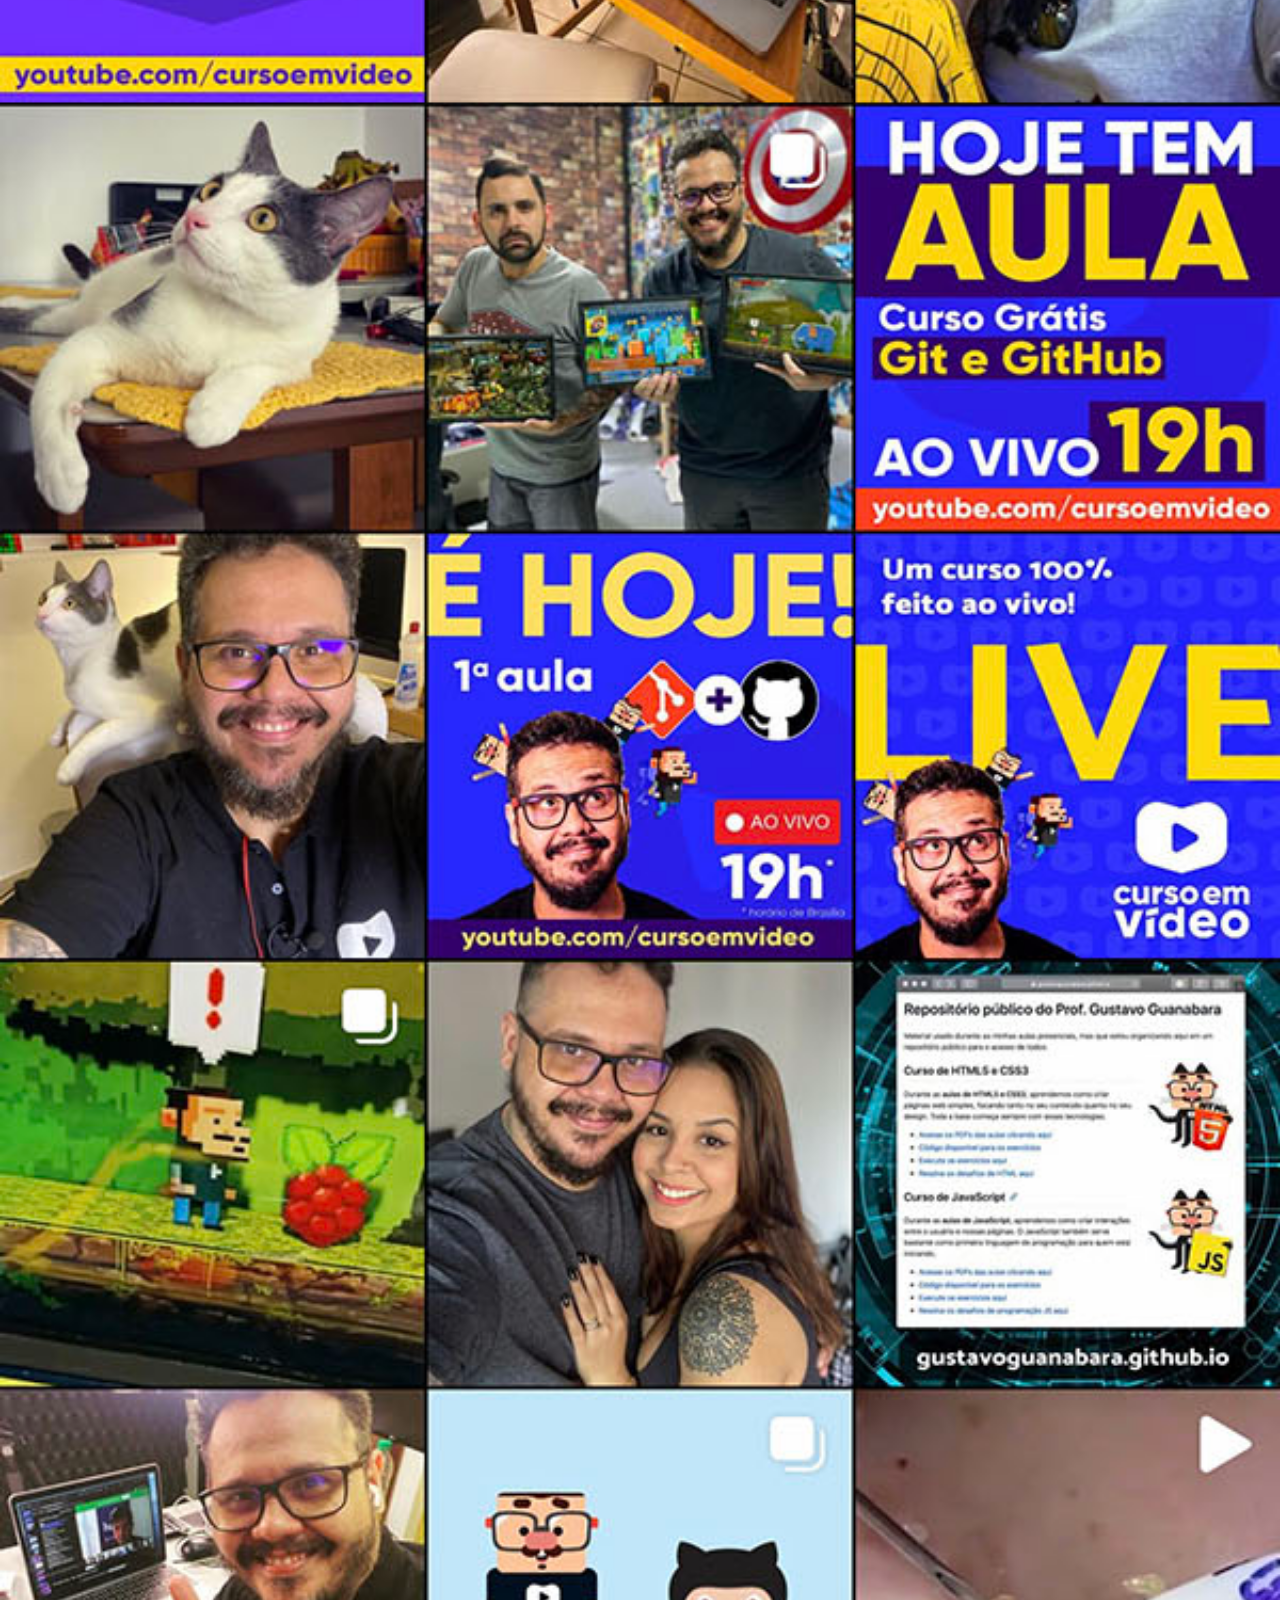
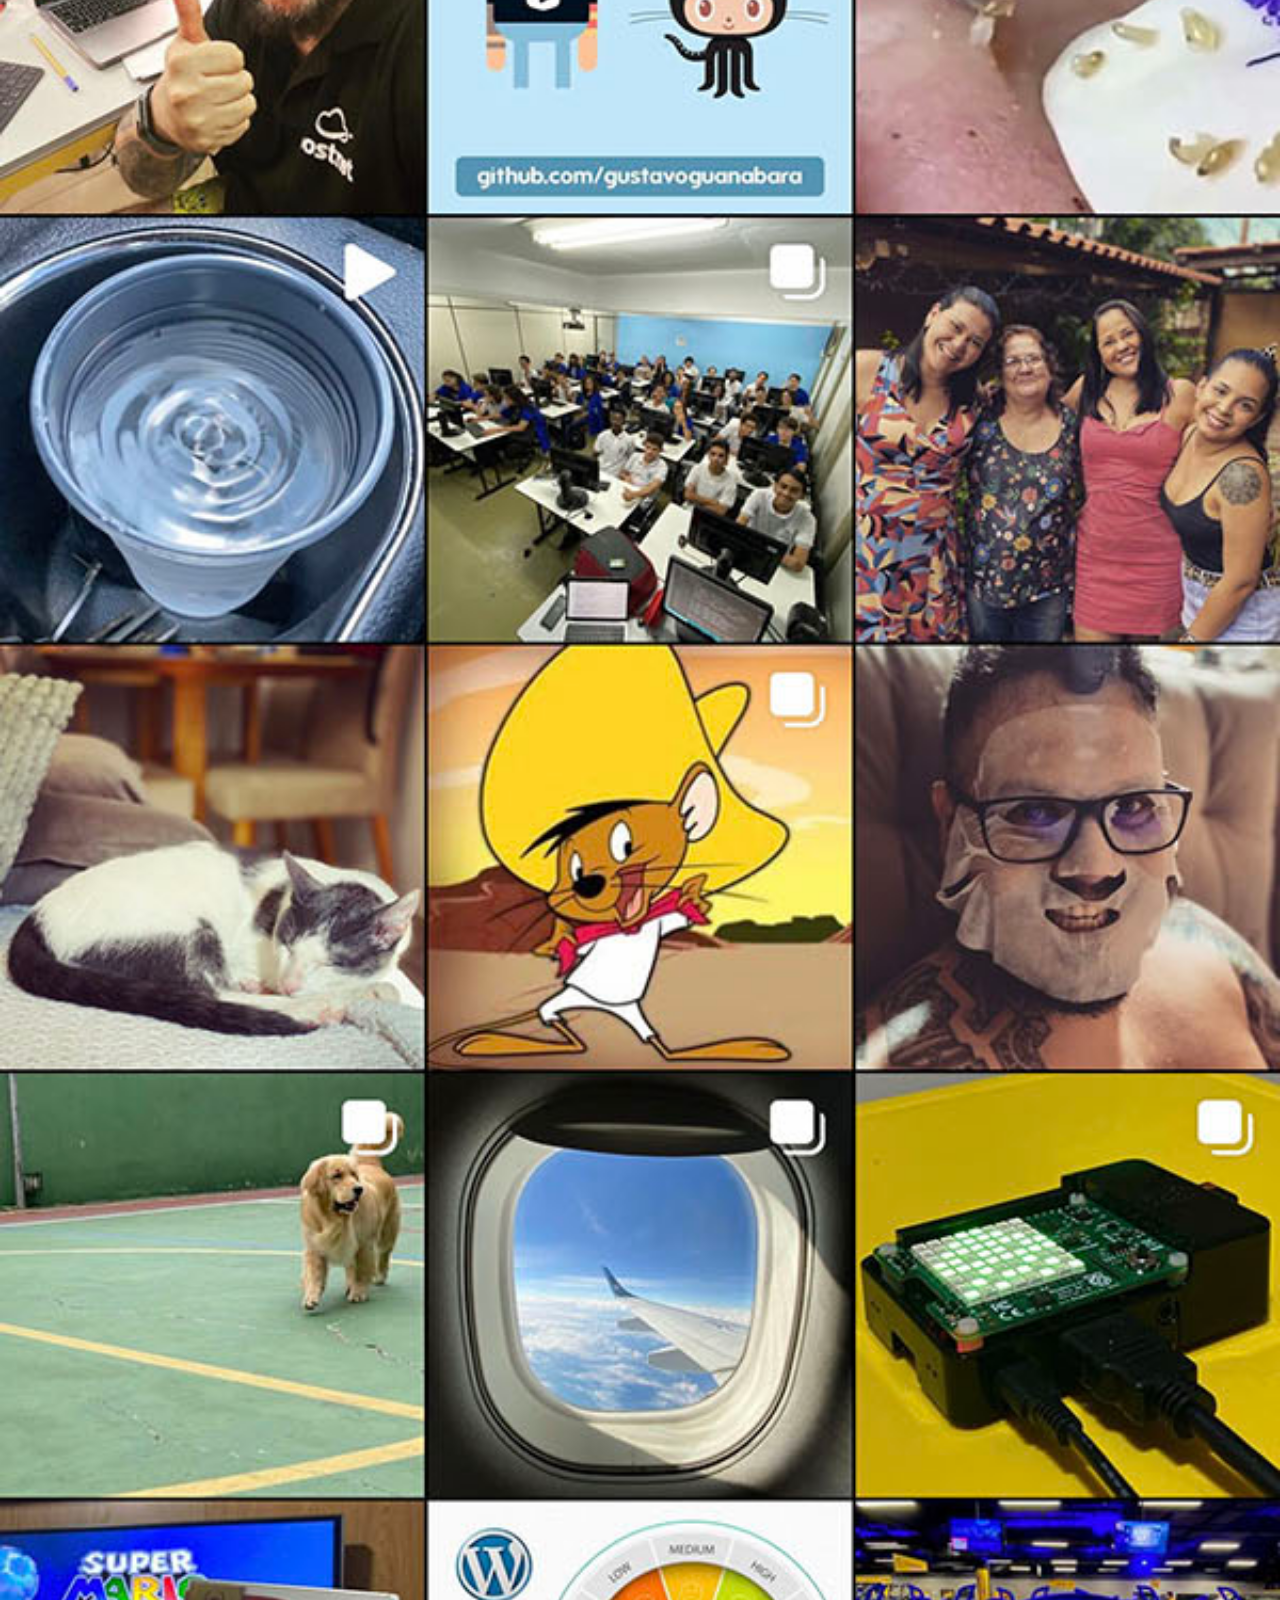
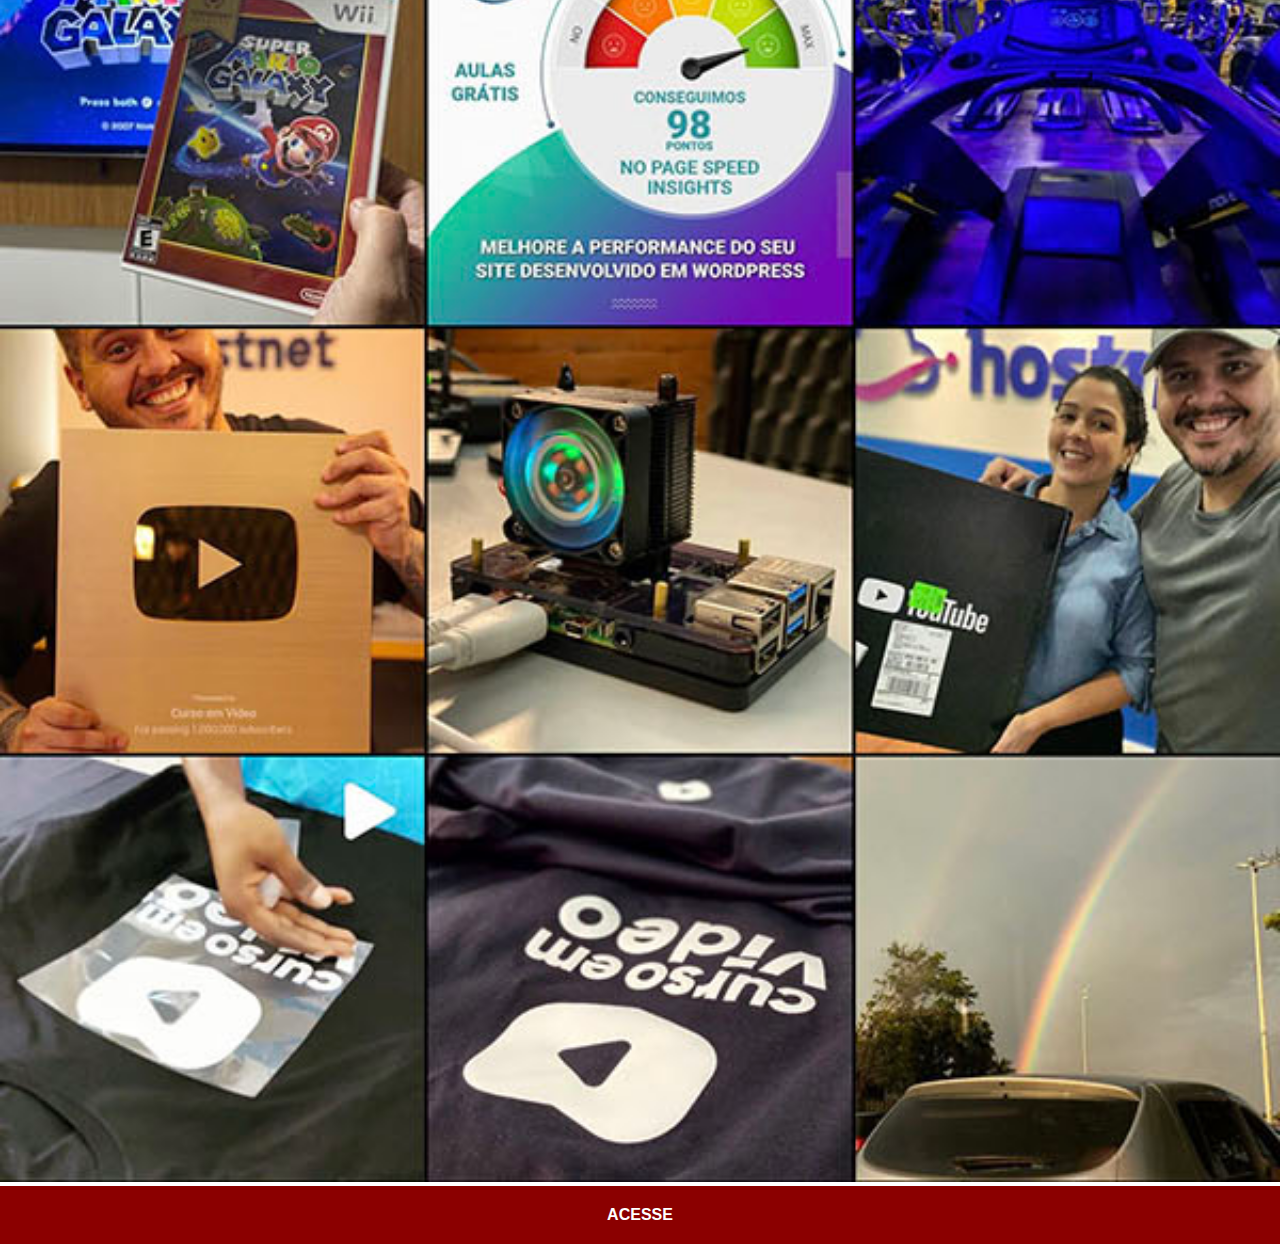
<file: instagram.html>
<!DOCTYPE html>
<html lang="pt-br">
<head>
    <meta charset="UTF-8">
    <meta name="viewport" content="width=device-width, initial-scale=1.0">
    <link rel="stylesheet" href="estilos/social.css">
    <title>Instagram</title>
</head>
<body>
    <img src="imagens/tela-instagram.jpg" alt="Instagram">
    <a href="https://instagram.com" target="_blank">ACESSE</a>
</body>
</html>
</file>
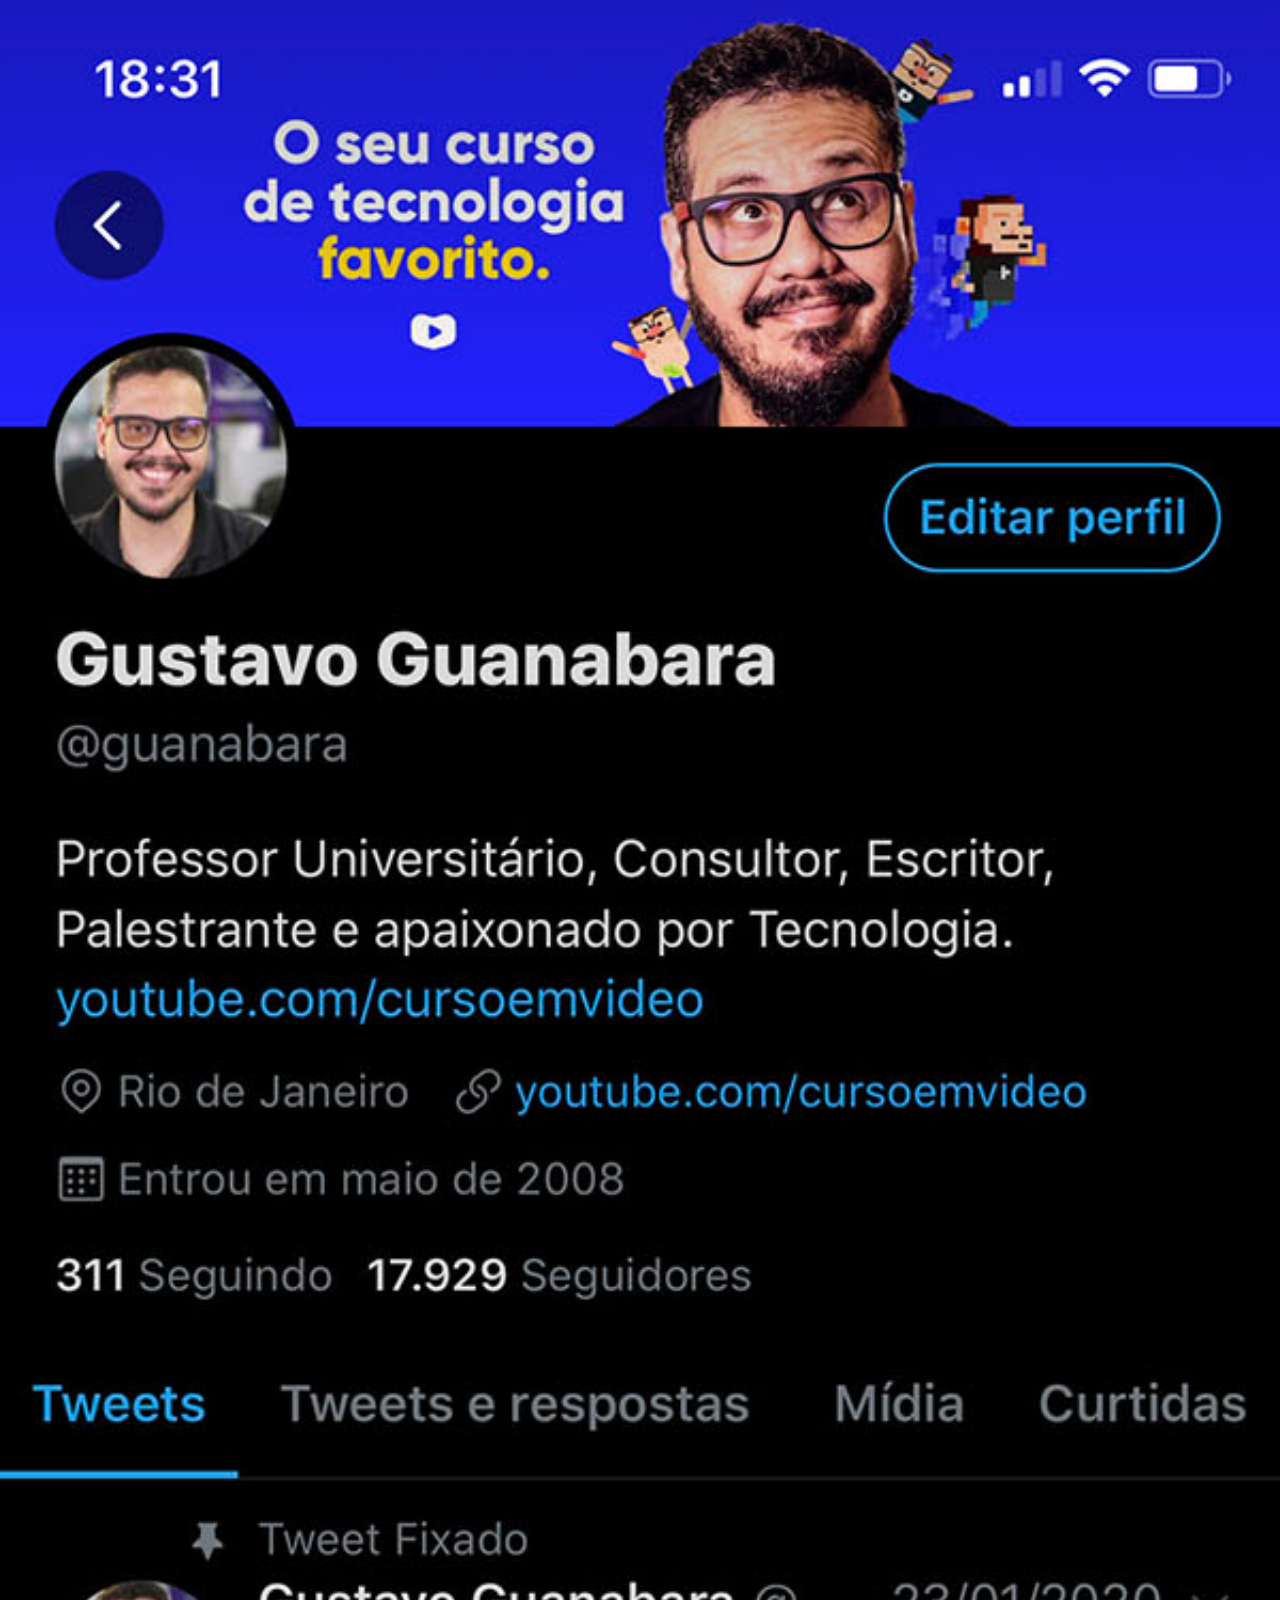
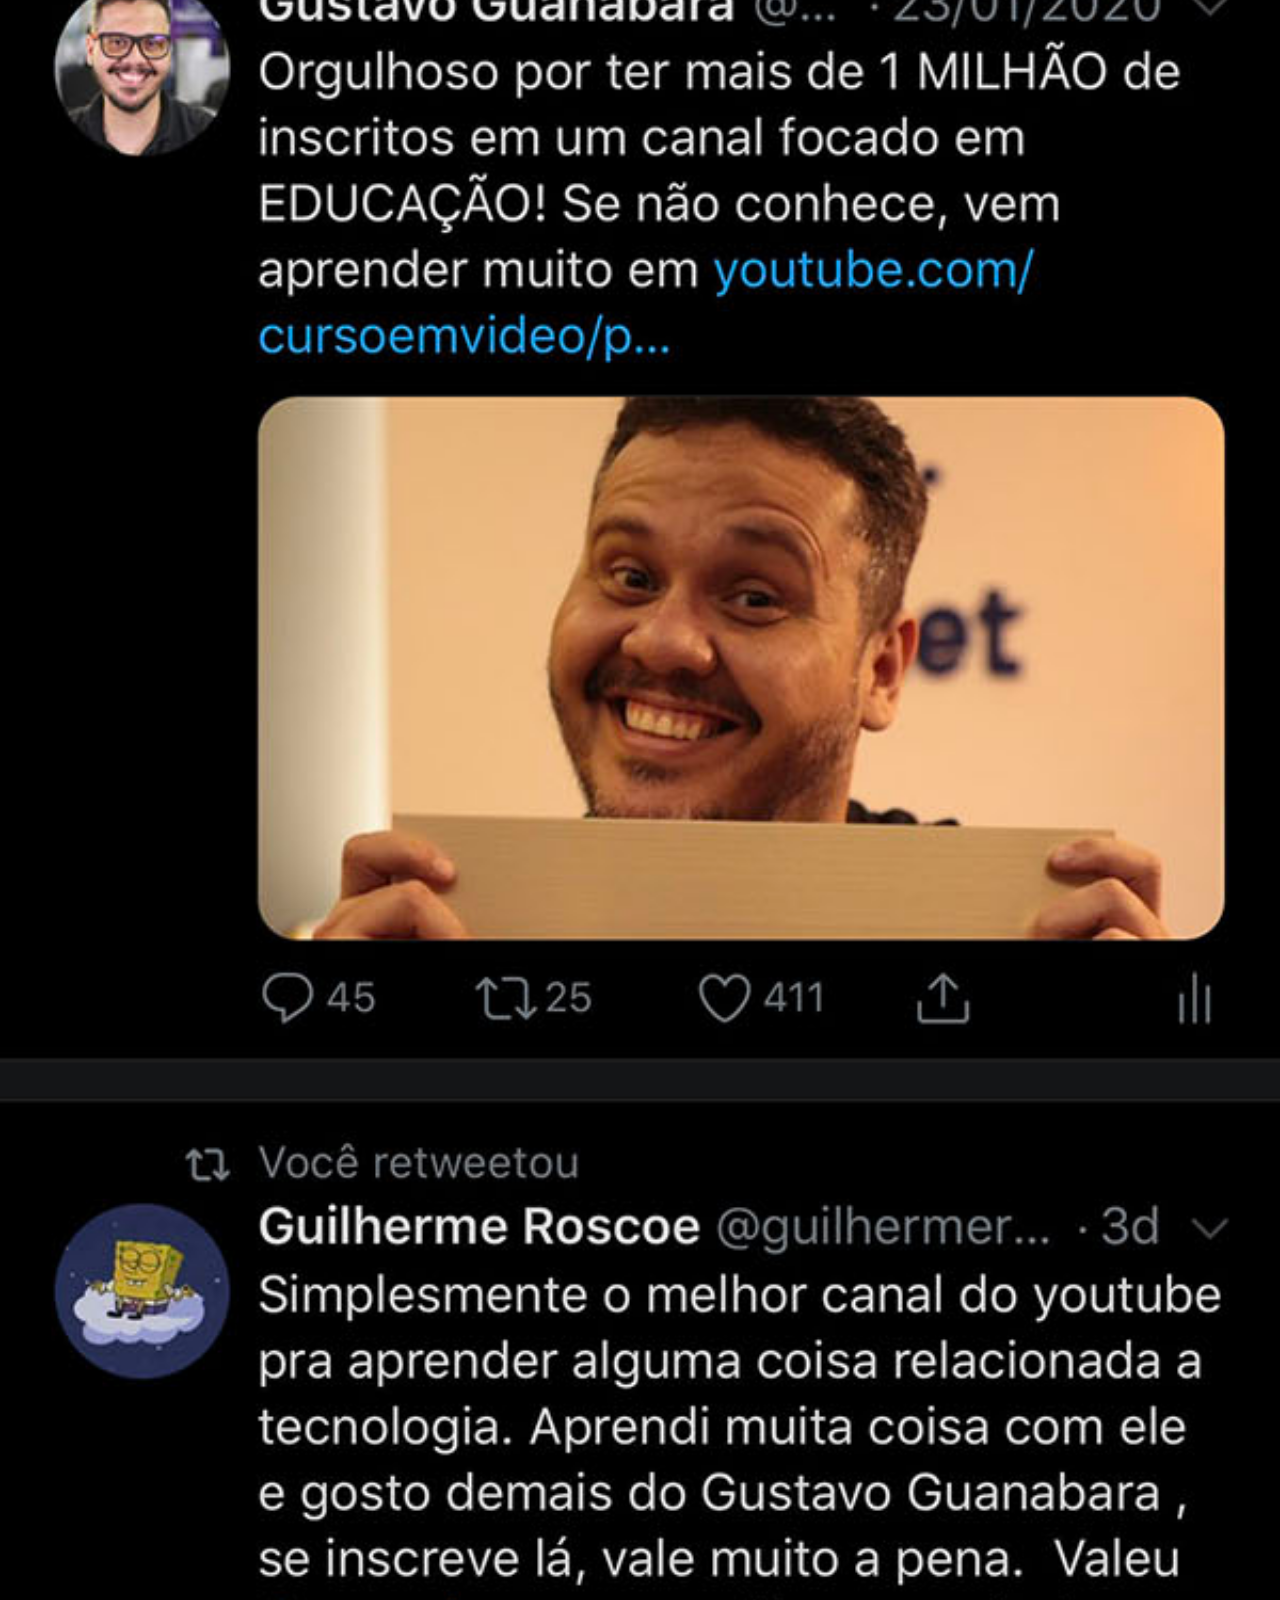
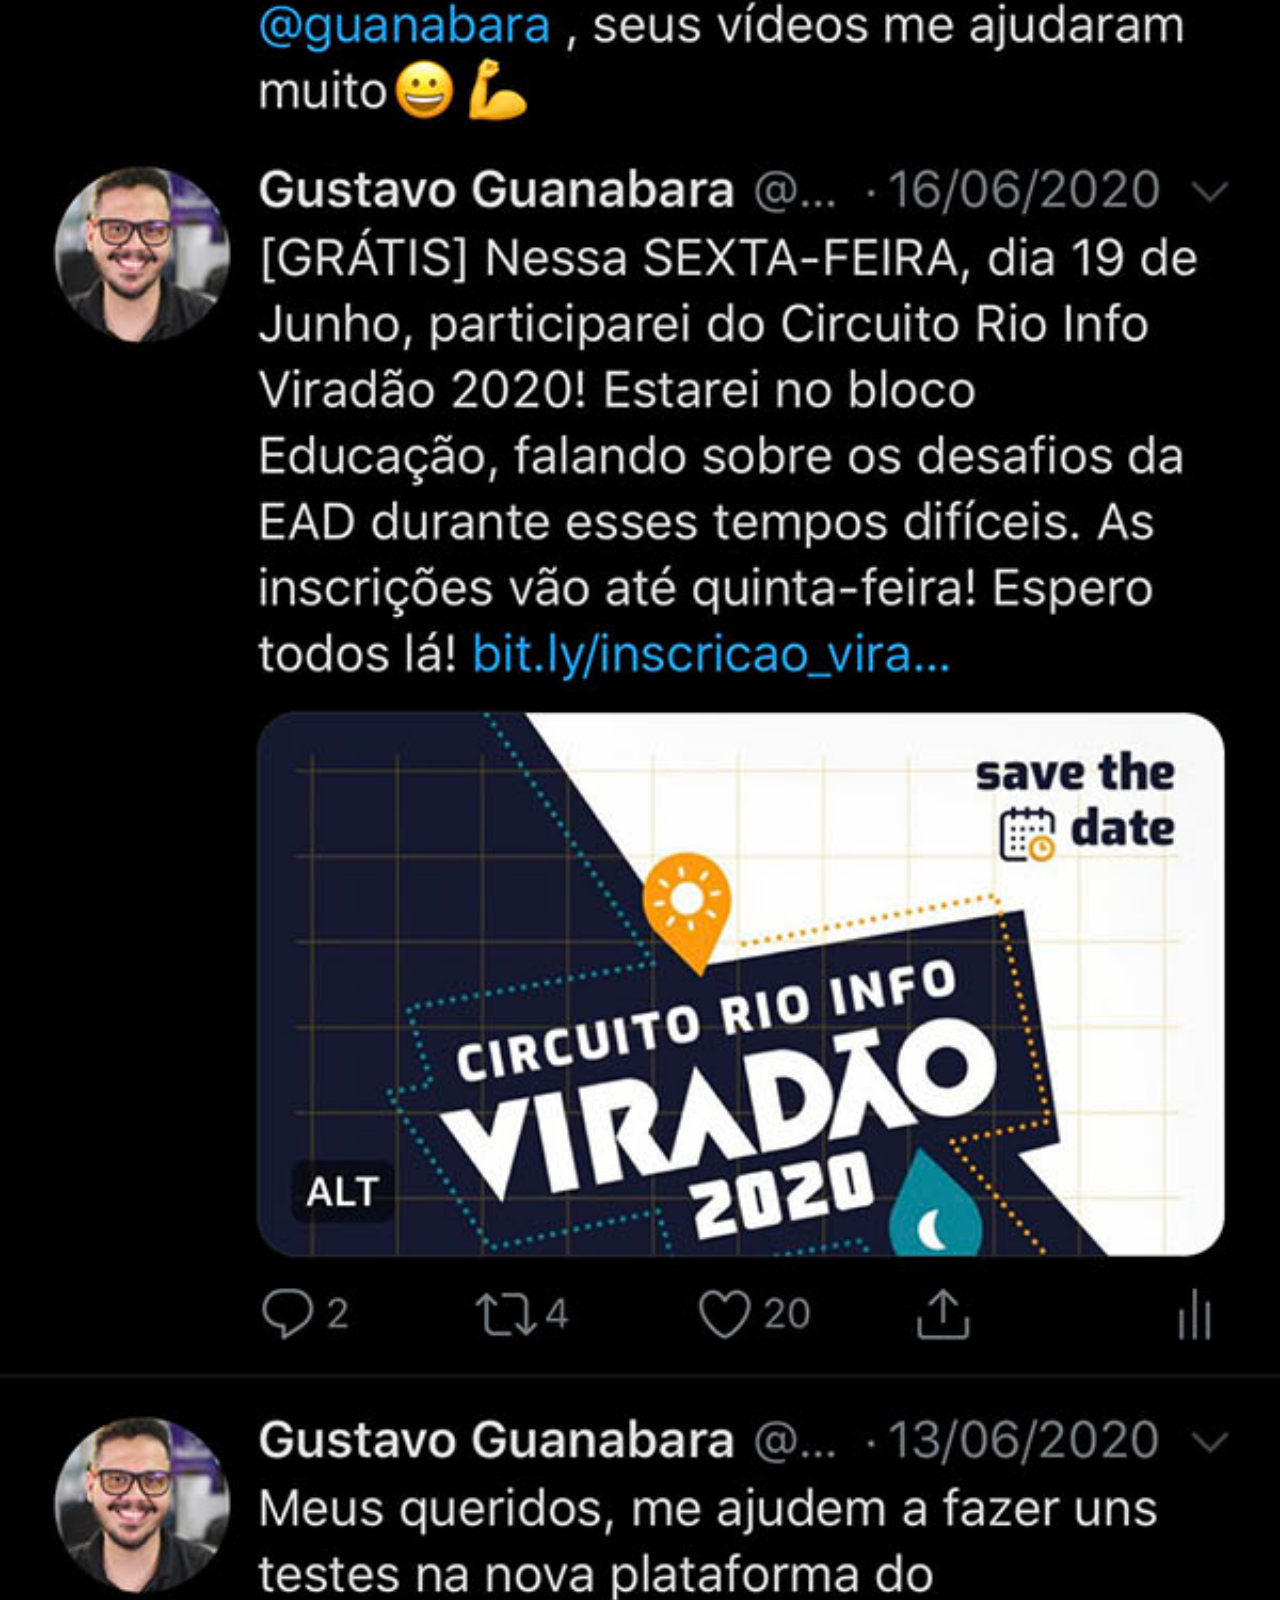
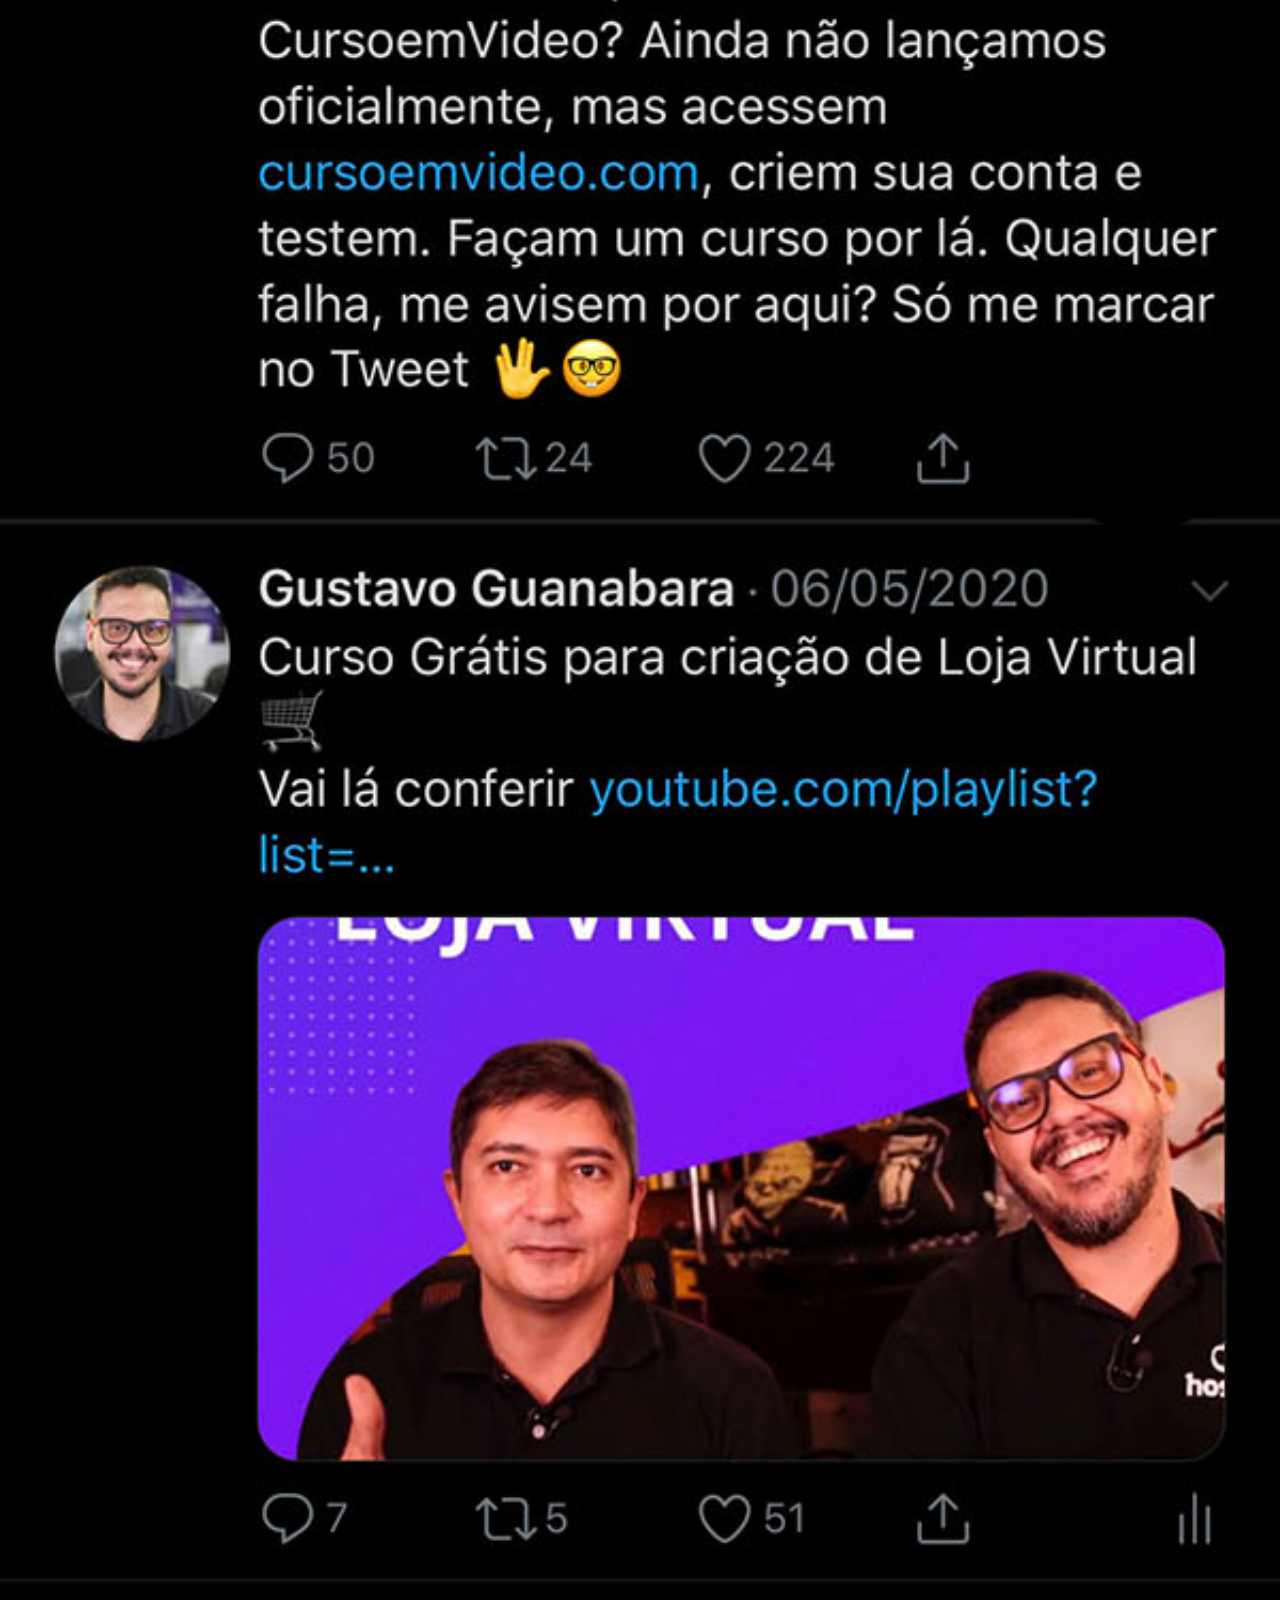
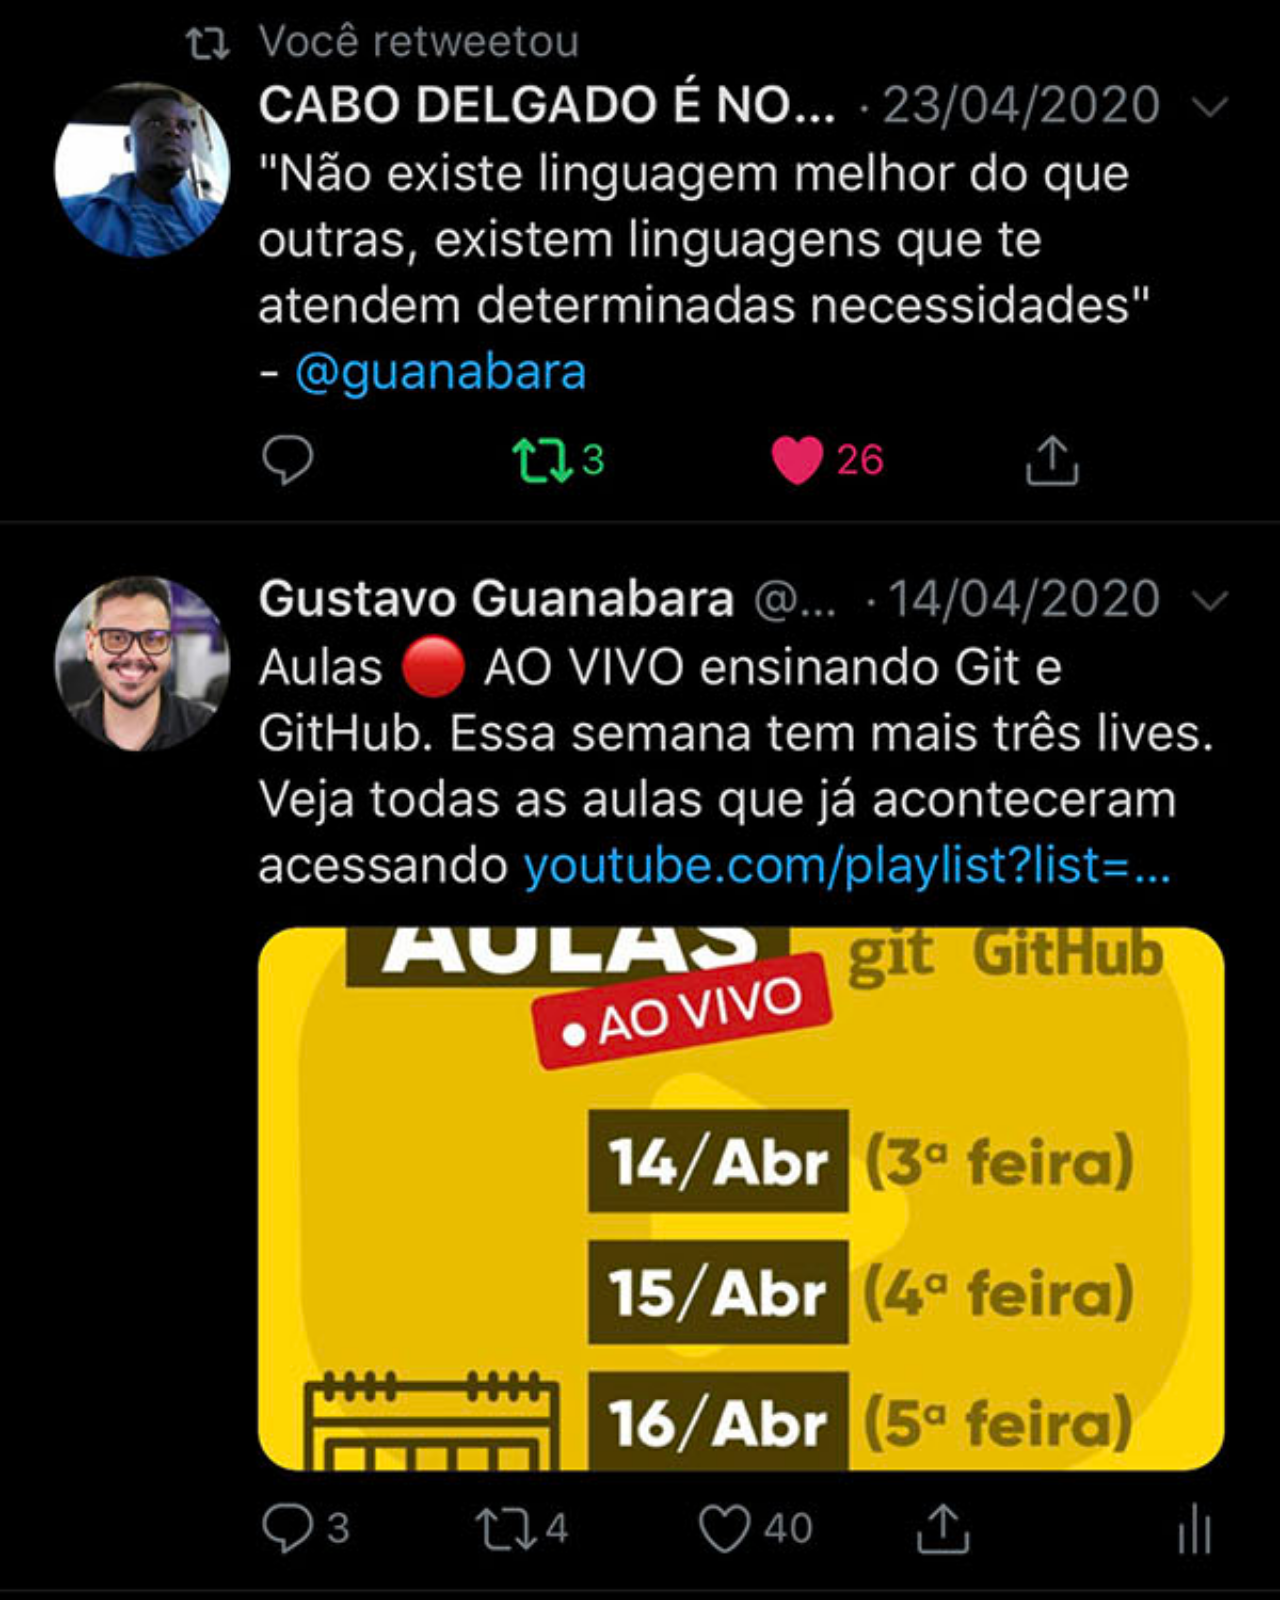
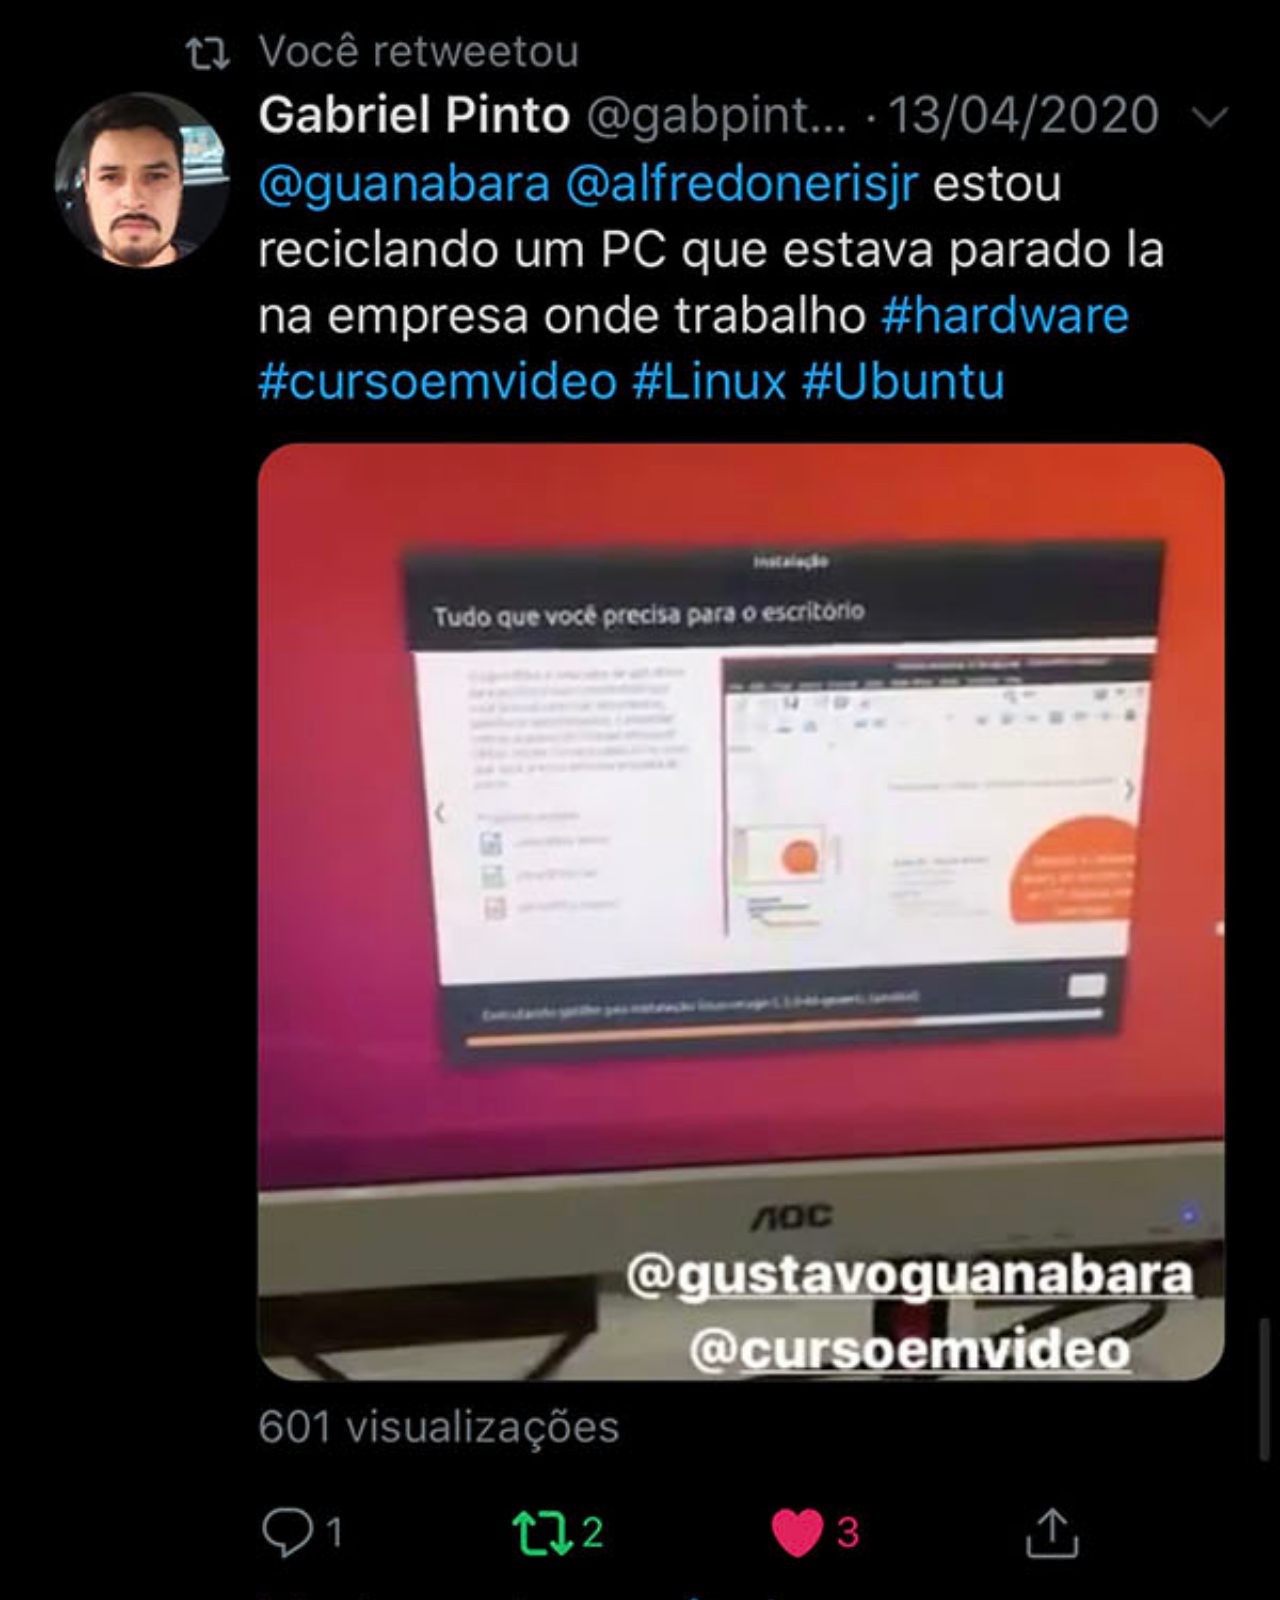
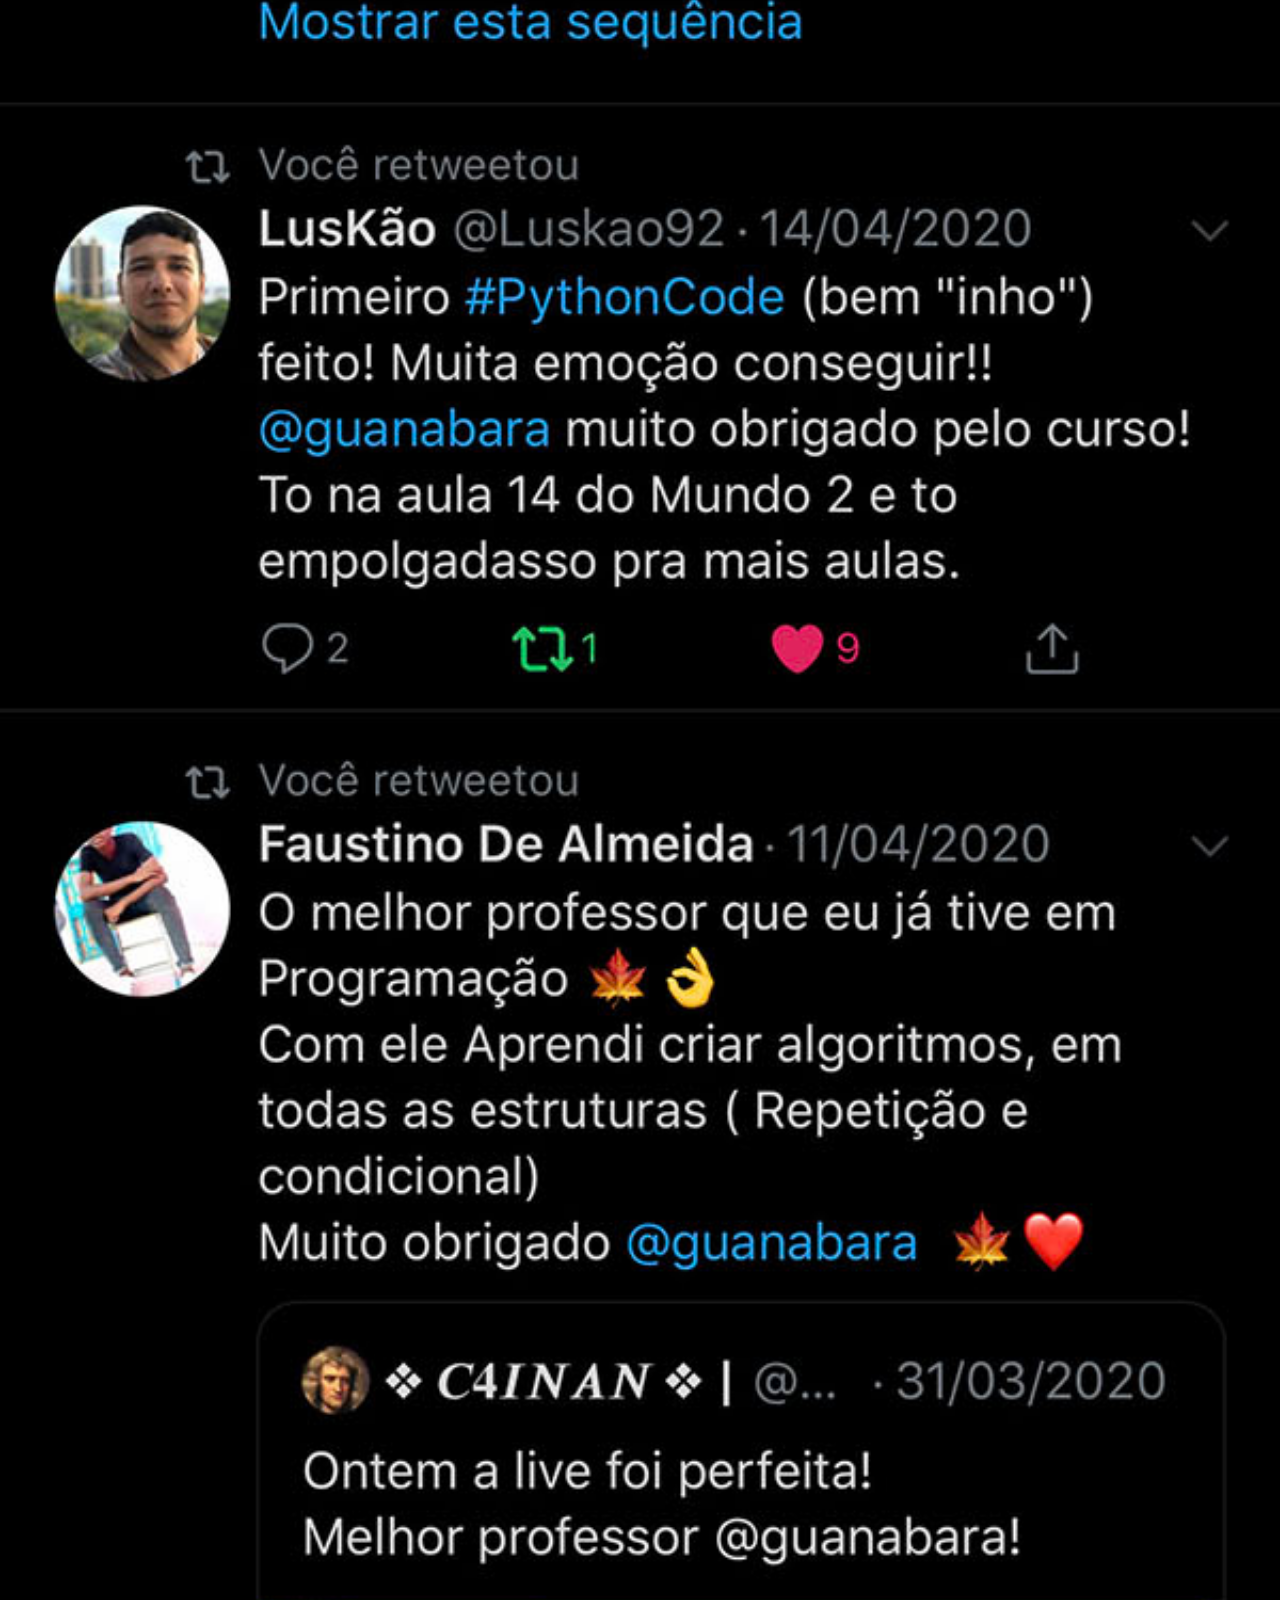
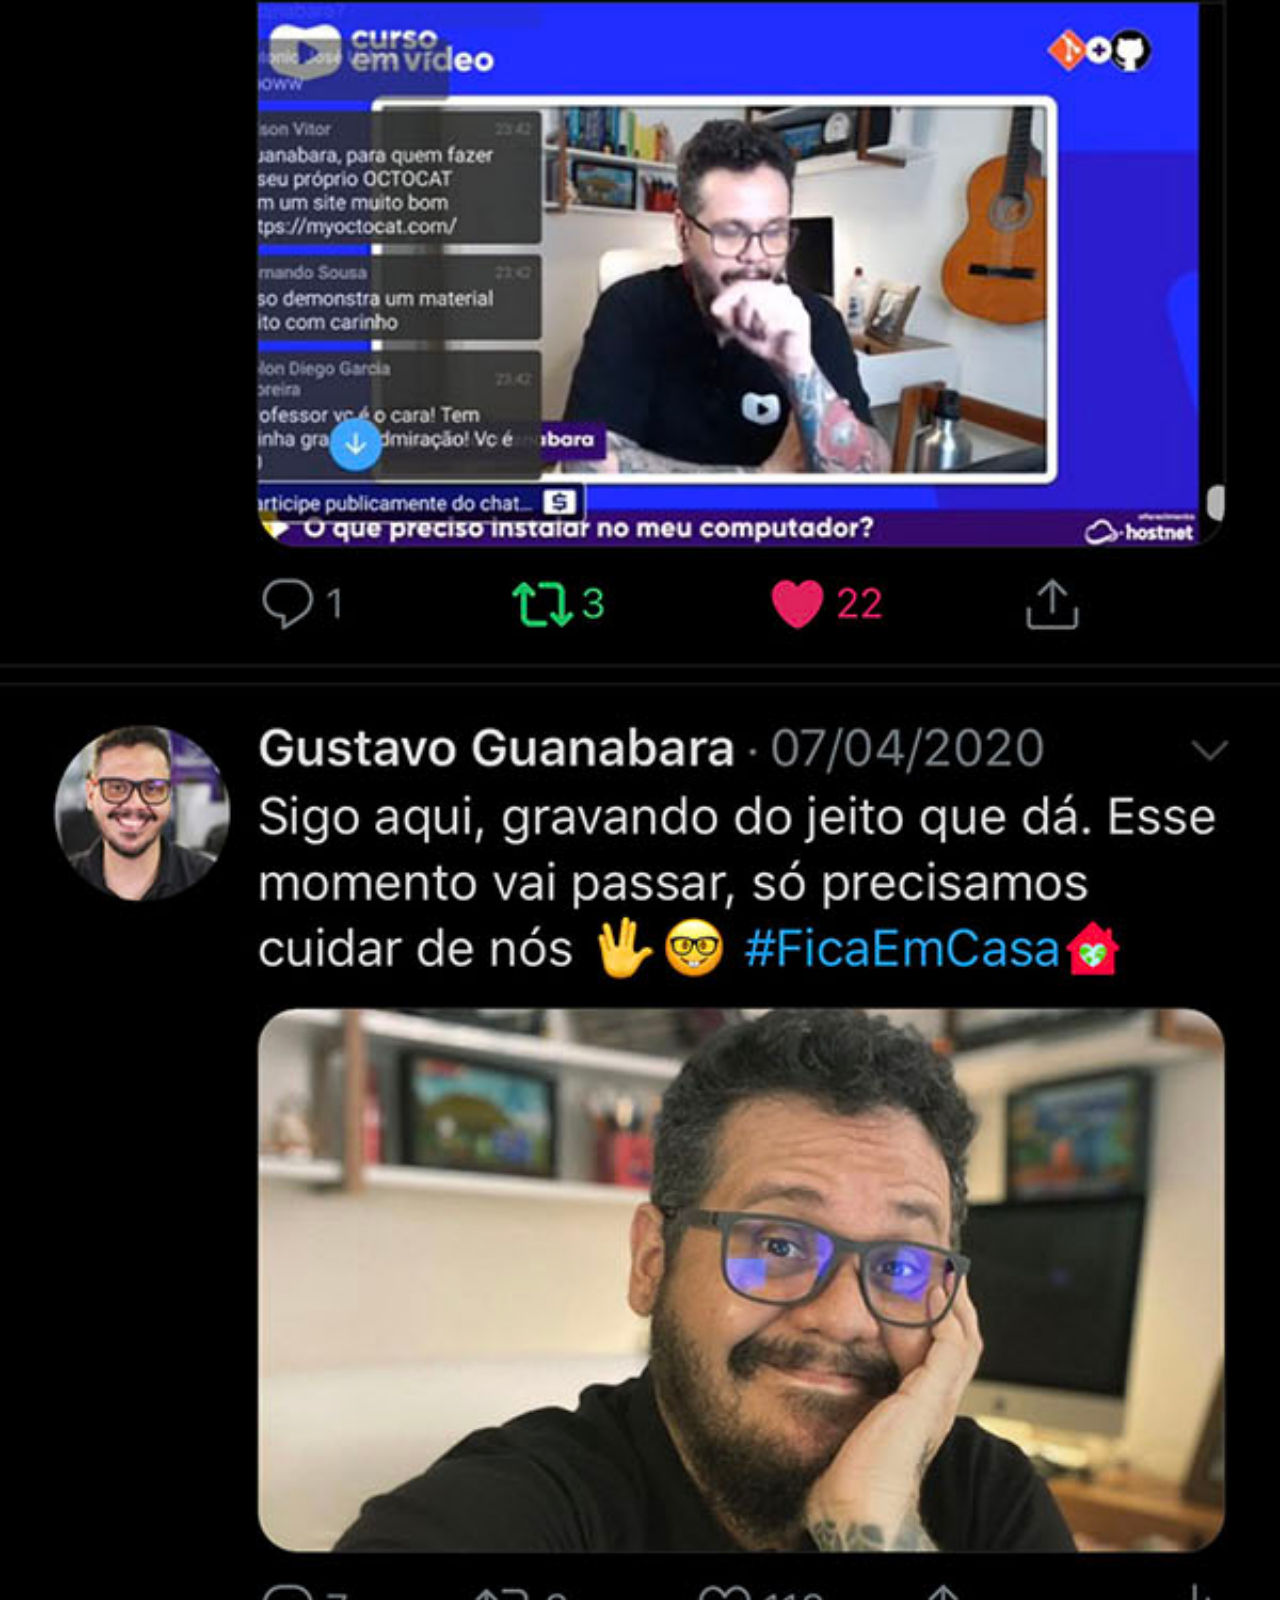
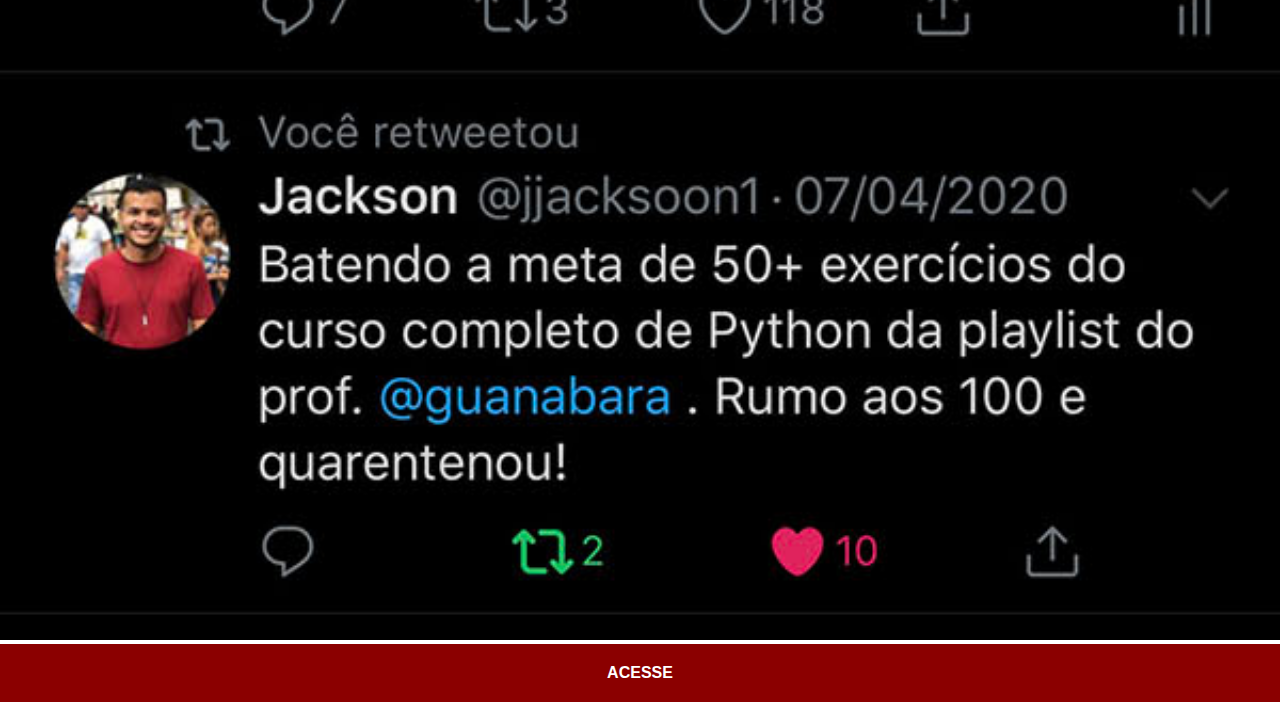
<file: x.html>
<!DOCTYPE html>
<html lang="pt-br">
<head>
    <meta charset="UTF-8">
    <meta name="viewport" content="width=device-width, initial-scale=1.0">
    <link rel="stylesheet" href="estilos/social.css">
    <title>X - antigo twitter</title>
</head>
<body>
    <img src="imagens/tela-twitter.jpg" alt="X - antigo twitter">
    <a href="https://x.com" target="_blank">ACESSE</a>
</body>
</html>
</file>
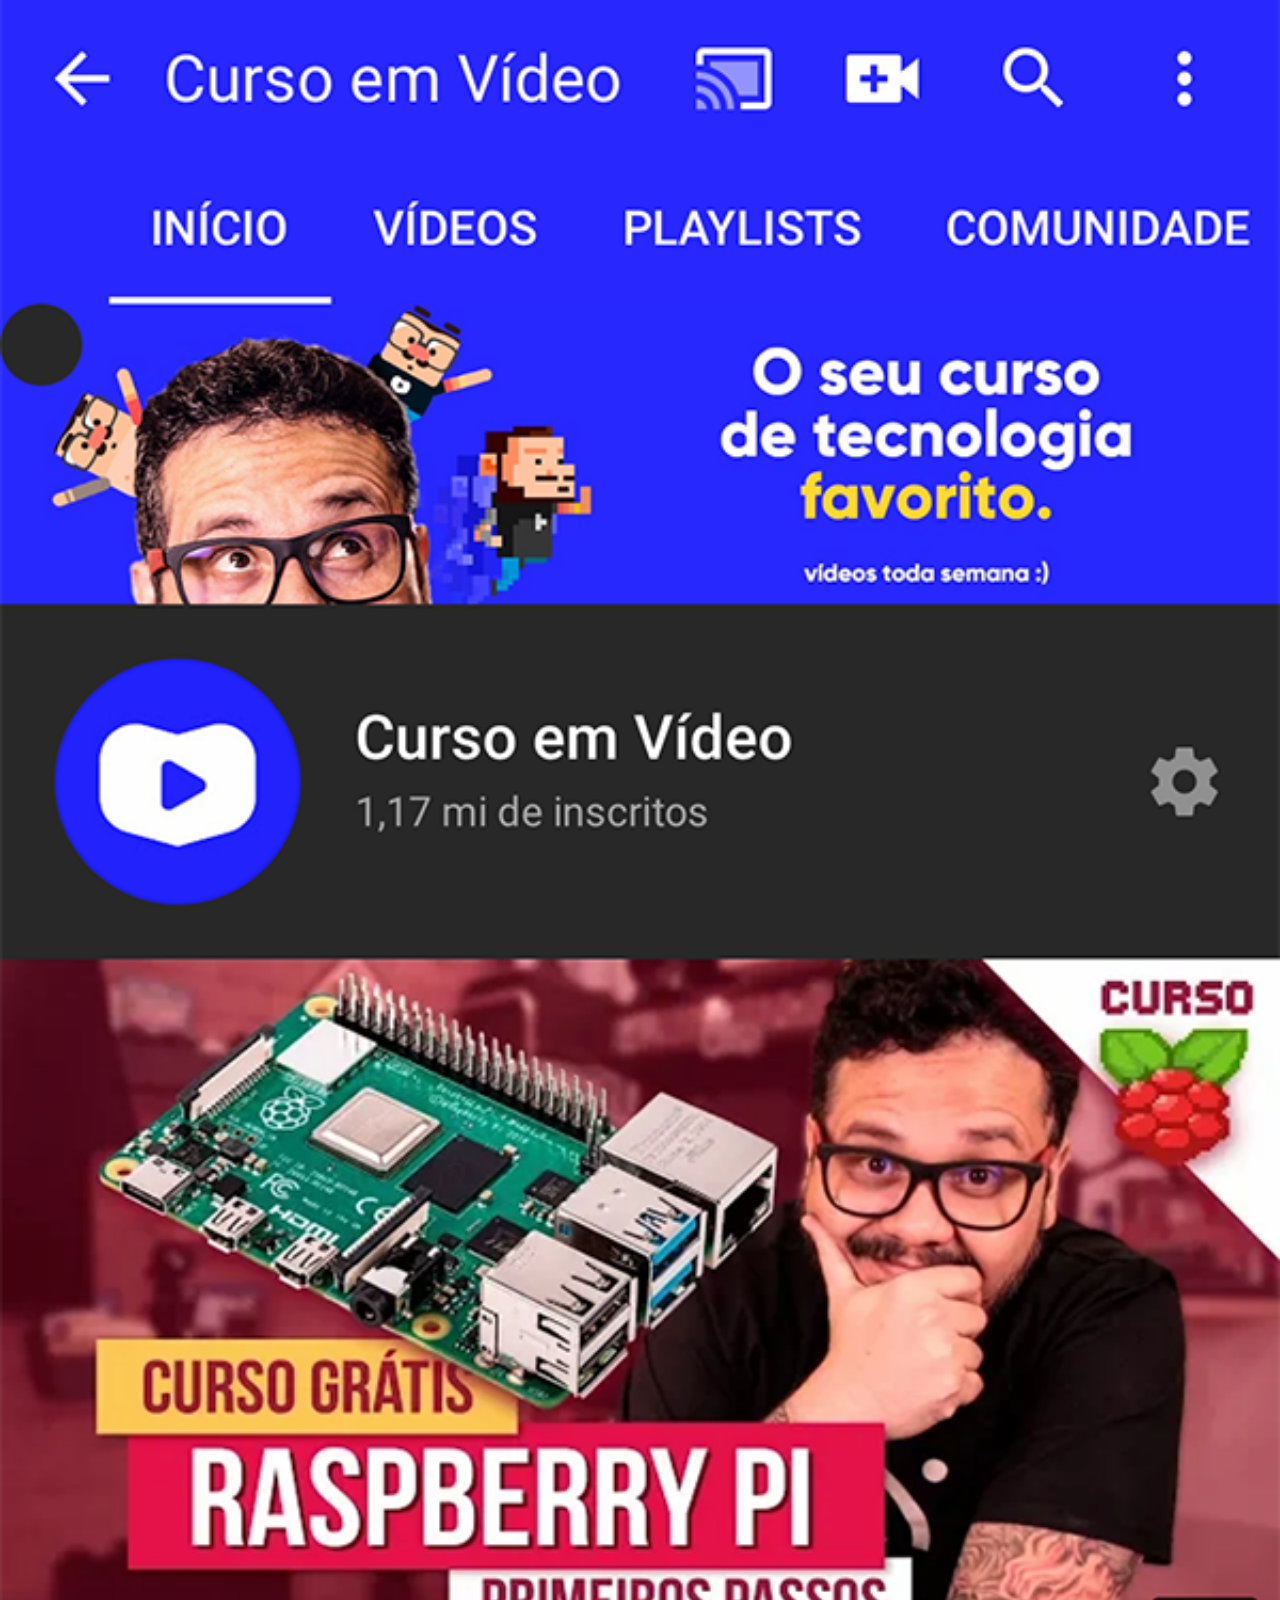
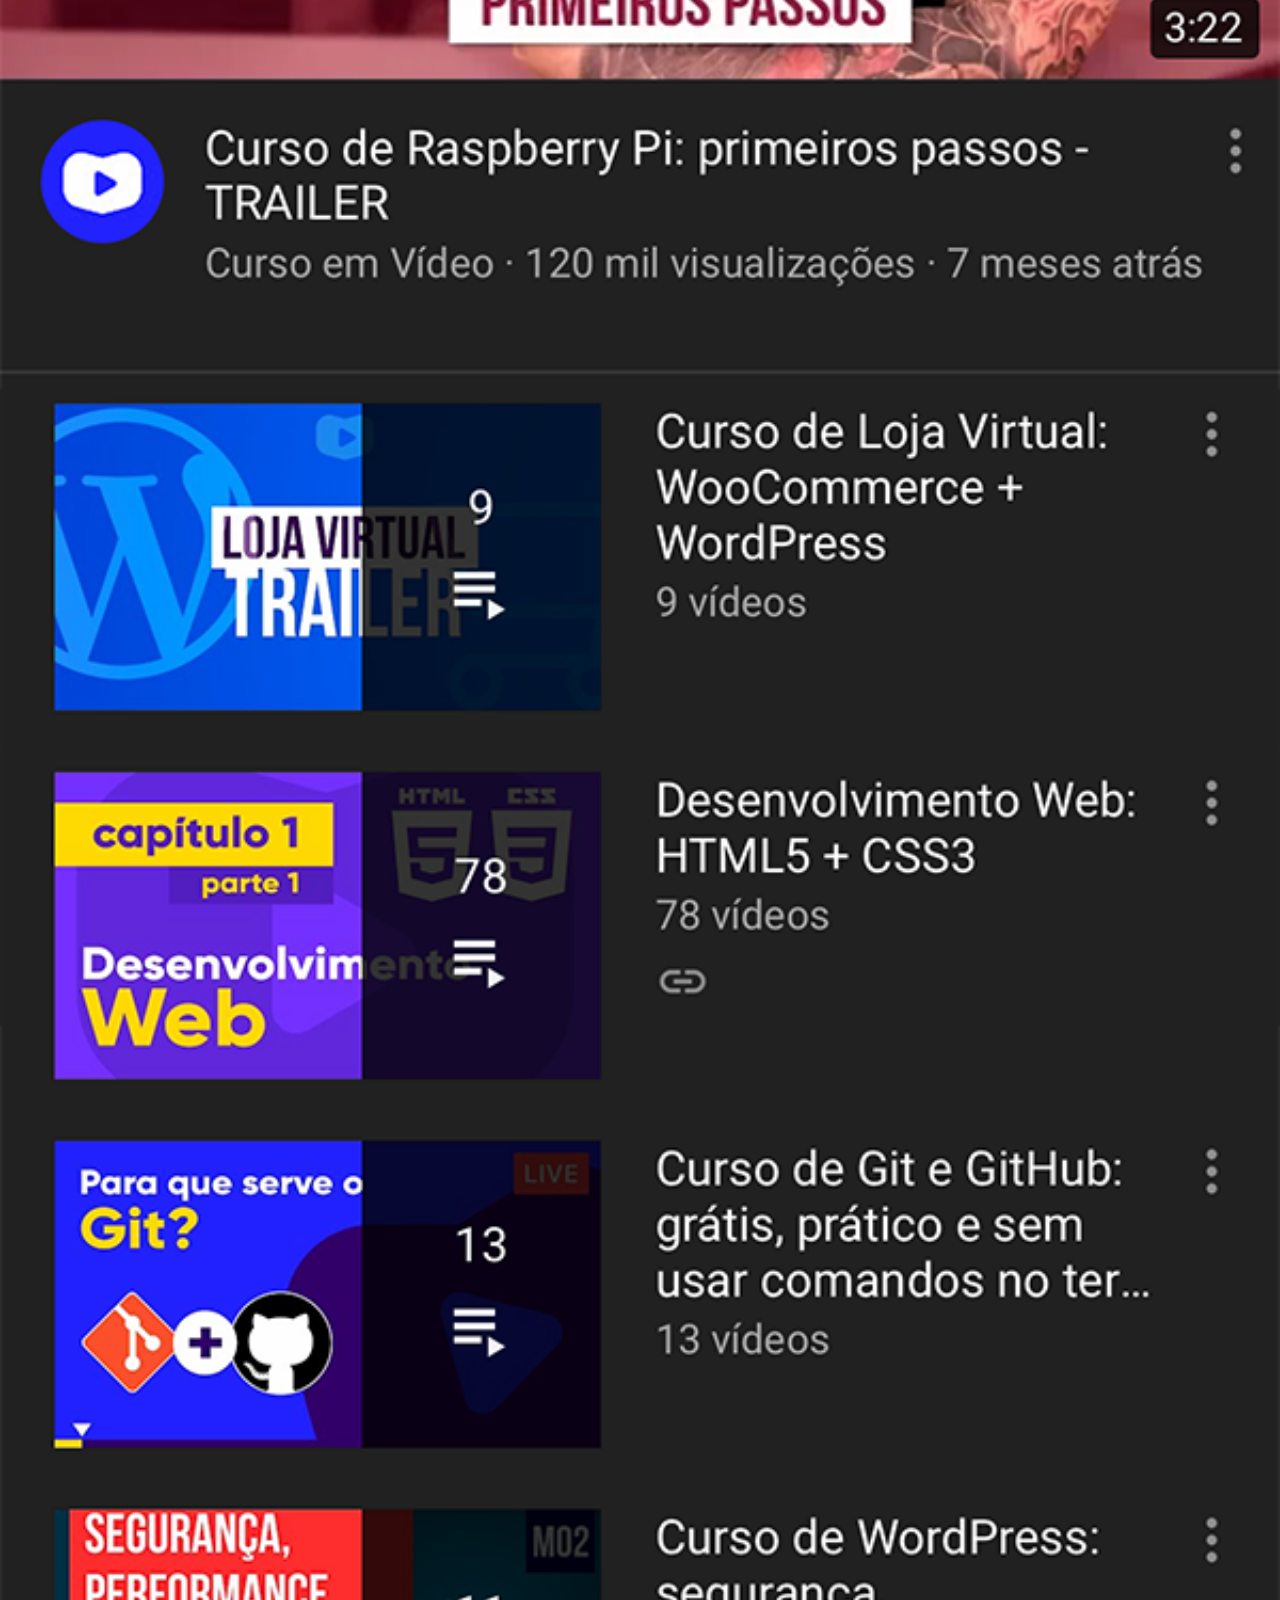
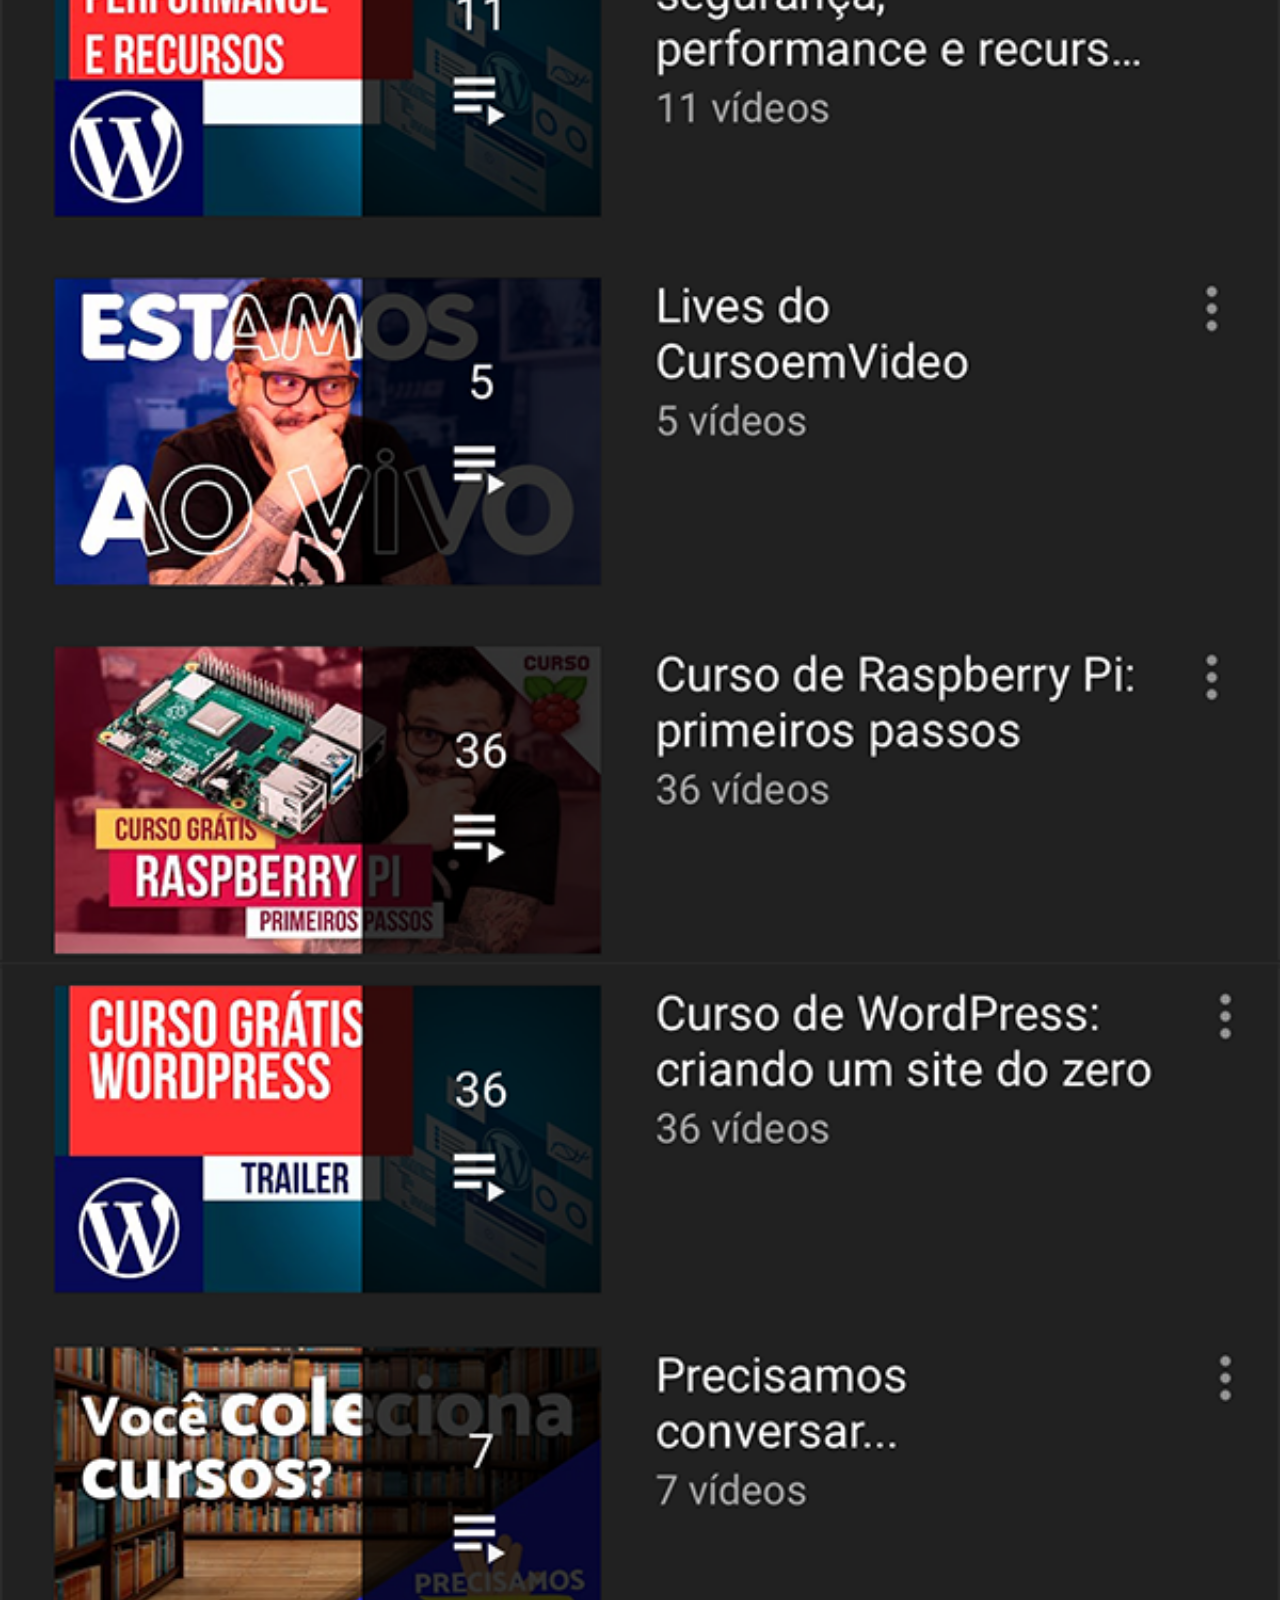
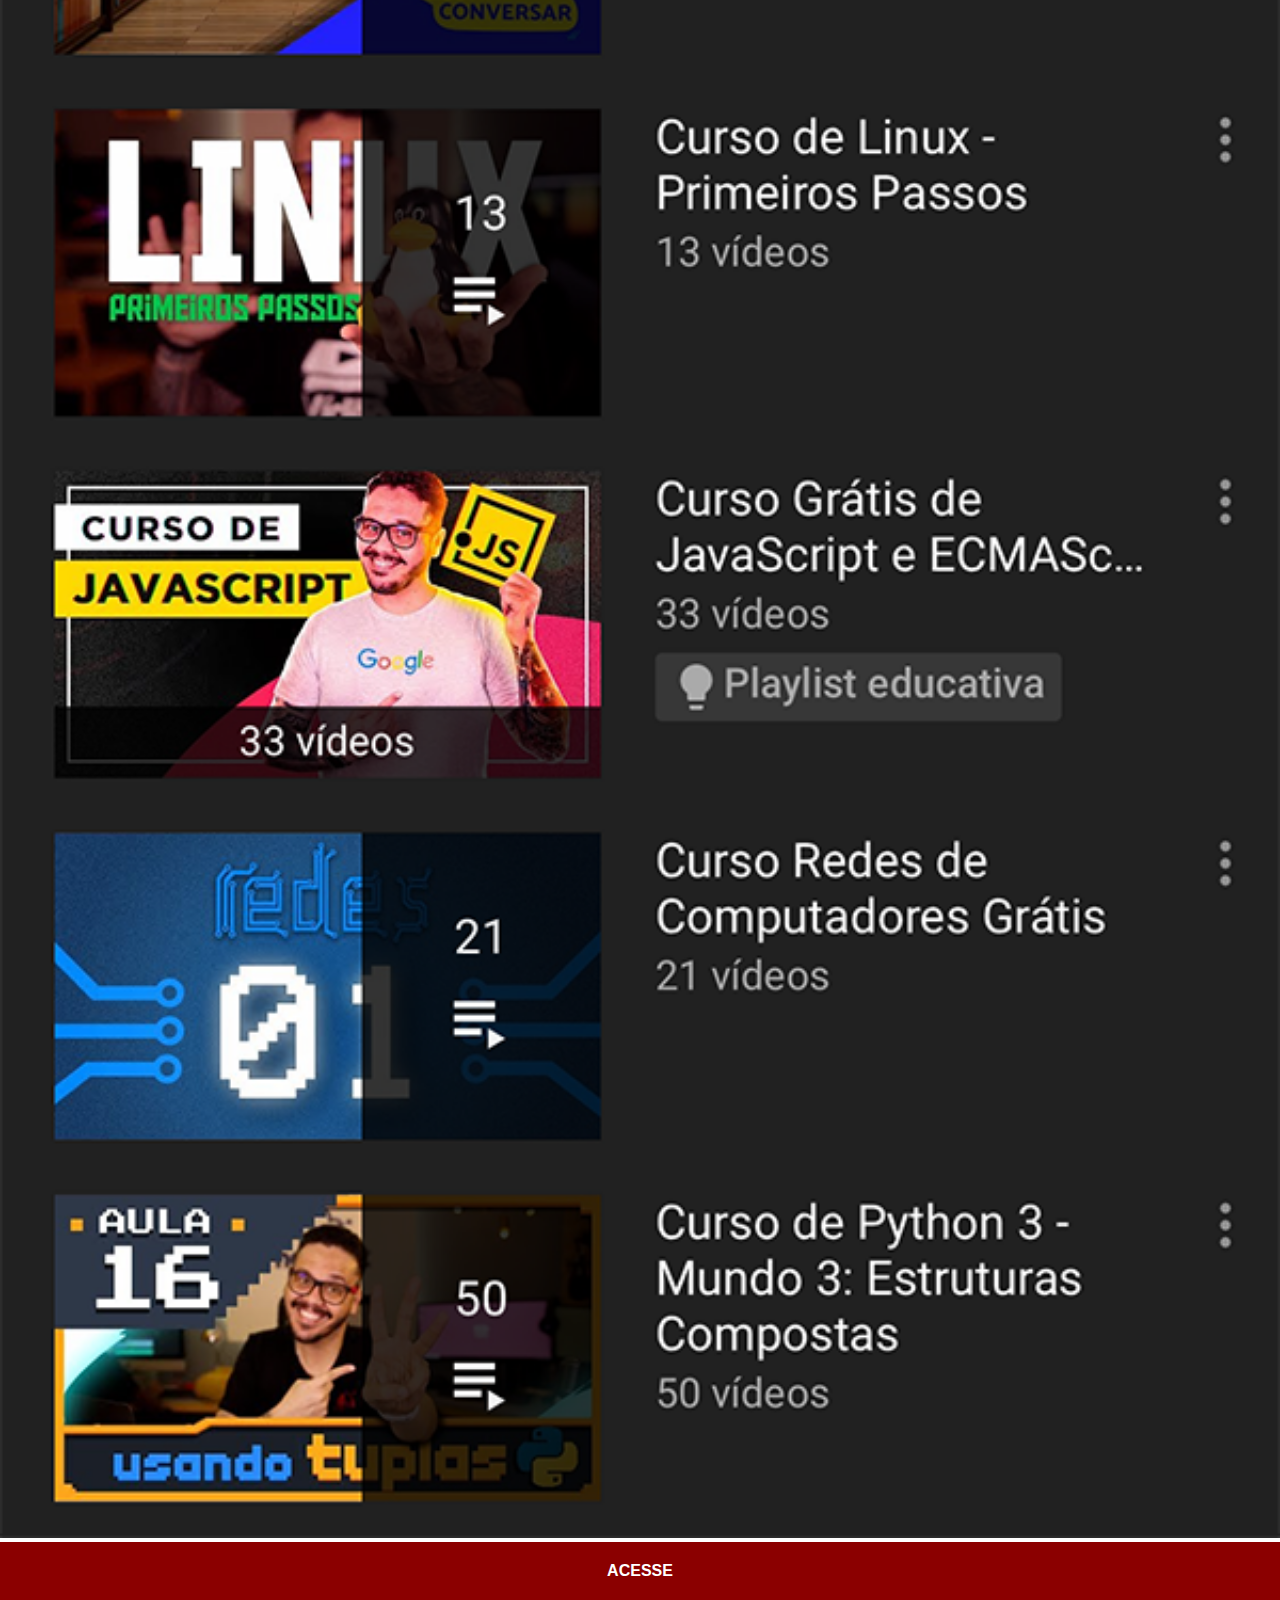
<file: youtube.html>
<!DOCTYPE html>
<html lang="pt-br">
<head>
    <meta charset="UTF-8">
    <meta name="viewport" content="width=device-width, initial-scale=1.0">
    <link rel="stylesheet" href="estilos/social.css">
    <title>YouTube</title>
</head>

<body>
    <img src="imagens/tela-youtube.png" alt="YouTube">
    <a href="https://www.youtube.com/user/cursoemvideo/playlists" target="_blank">ACESSE</a>
</body>
</html>
</file>
<file: estilos/style.css>
@charset "UTF-8";

* {
    margin: 0px;
    padding: 0px;
    font-family: Arial, Helvetica, sans-serif;
}

html, css {
    height: 100vh;
    width: 100vw;
    background-color: black;
}

body {
    background: url('../imagens/fundo-madeira.jpg') no-repeat top center;
    background-size: cover;
    background-attachment: fixed;
}

main {
    position: relative;
    height: 100vh;
}

section#telefone {
    position: absolute;
    top: 50%;
    left: 50%;
    transform: translate(-50%, -50%);
    /* para achar o tamanho ideal da figura, podemos utilizar o GIMP para descobrir as dimensões da imagem */
    height: 627px; /* altura */
    width: 311px; /* largura */
    background: url(../imagens/frame-iphone.png) no-repeat;
}

iframe#tela {
    position: relative;
    top: 80px;
    left: 23px;
    width: 267px;
    height: 472px;
}

section#redes-sociais {
    text-align: right;
}

section#redes-sociais img {
    width: 50px;
    border-radius: 50%;
    margin: 10px;
    box-shadow: 2px 2px 5px rgba(0, 0, 0, 0.404);
    box-sizing: border-box;
}

section#redes-sociais img:hover {
    border: 2px solid rgba(255, 255, 255, 0.623);
    transform: translate(-3px, -3px);
    box-shadow: 5px 5px 10px rgba(0, 0, 0, 0.603);
    transition: 0.5s, border 0.5s;
}
</file>
<file: estilos/social.css>
@charset "UTF-8";

*{
    margin: 0px;
    padding: 0px;
    font-family: Arial, Helvetica, sans-serif;
}

::-webkit-scrollbar{
    width: 0px;
    height: 0px;
}

img{
    width: 100vw;
}

a{
    display: block;
    background-color: darkred;
    color: white;
    padding: 20px;
    text-align: center;
    font-weight: bold;
    text-decoration: none;
}

a:hover{
    background-color: red;
}
</file>
